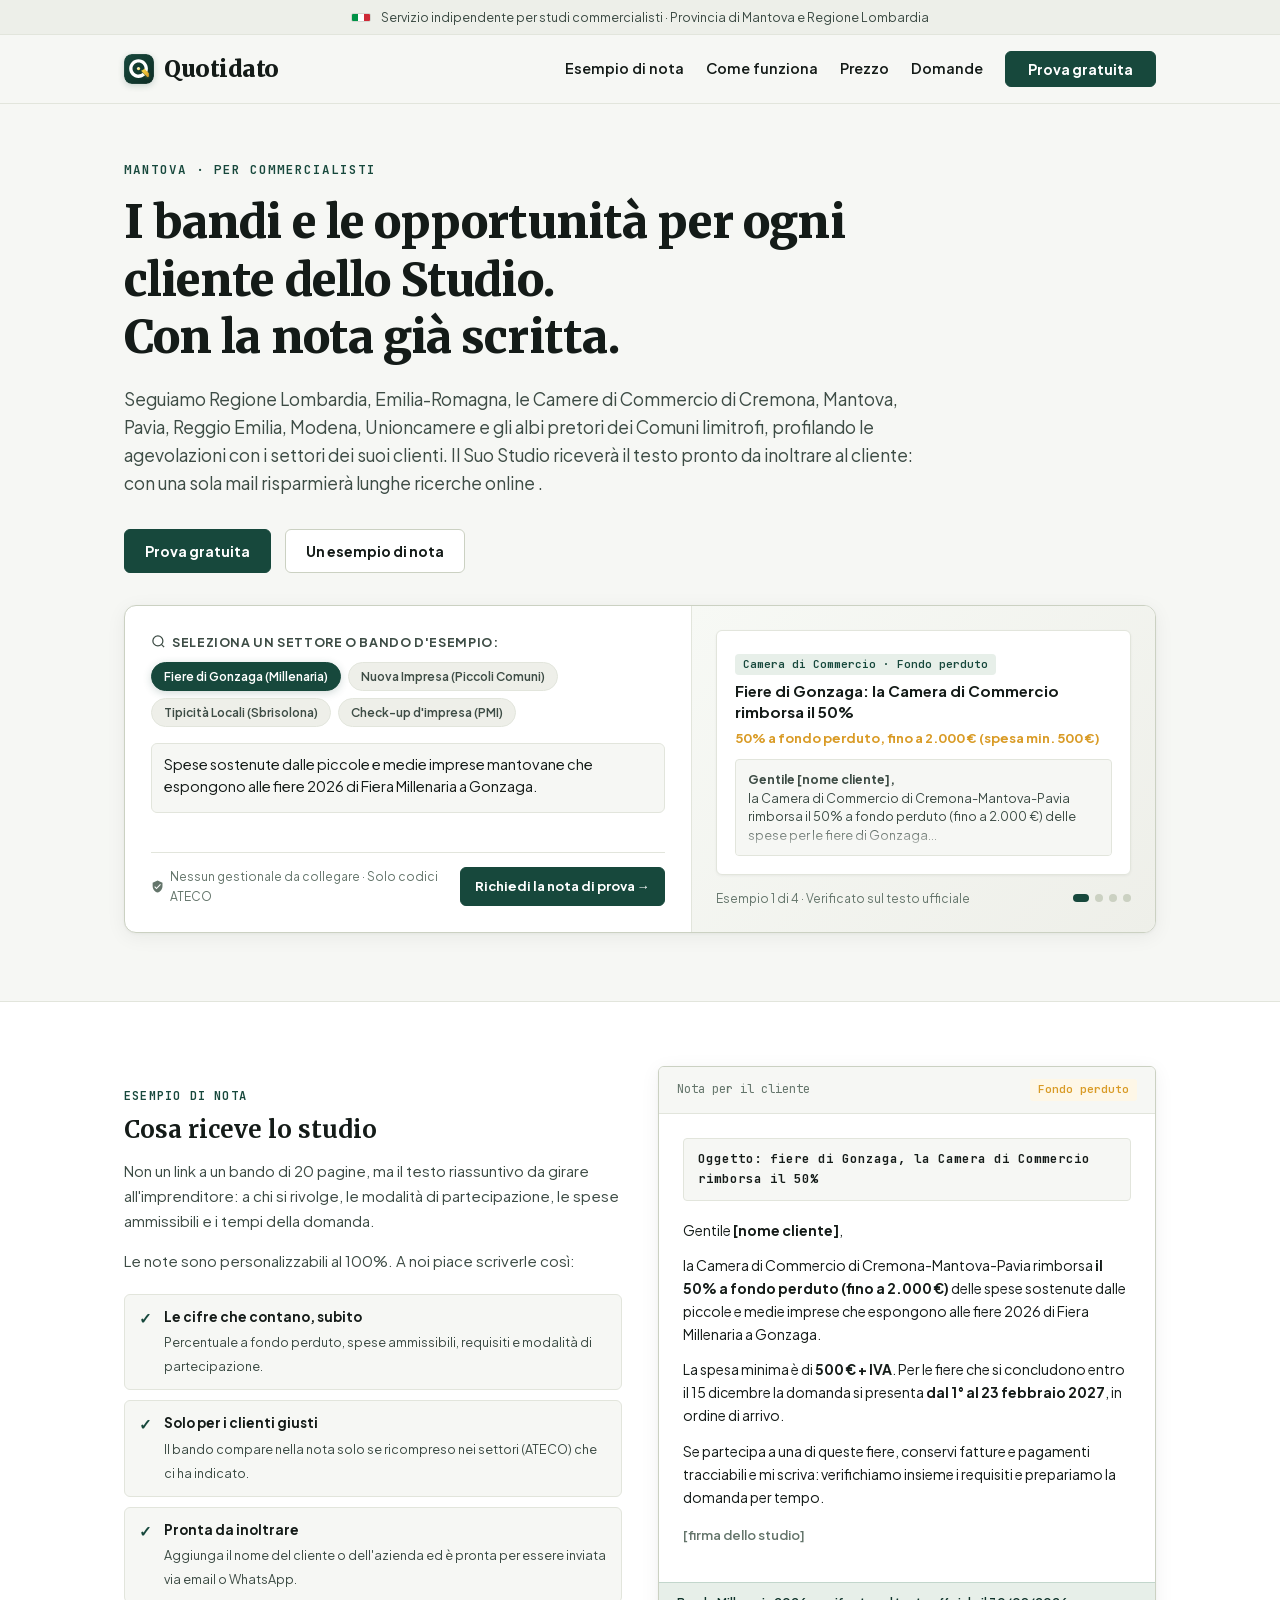
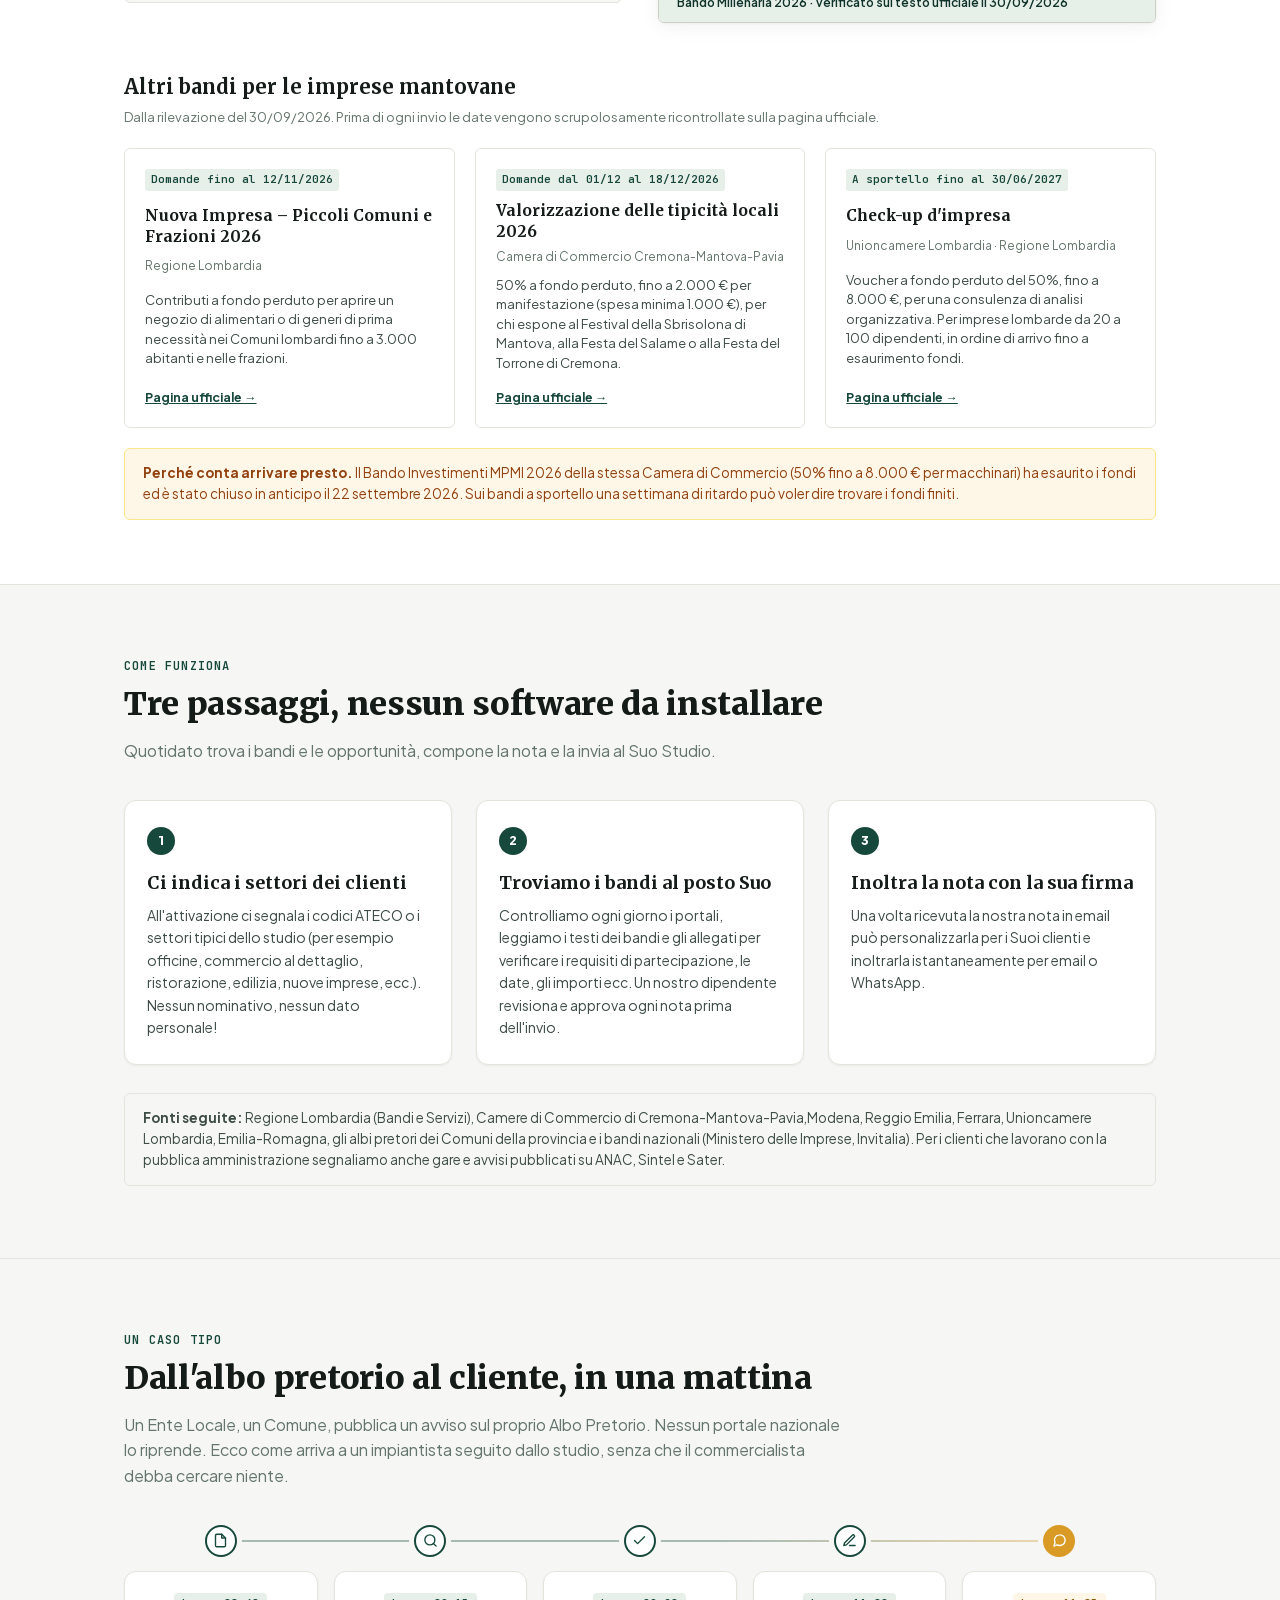
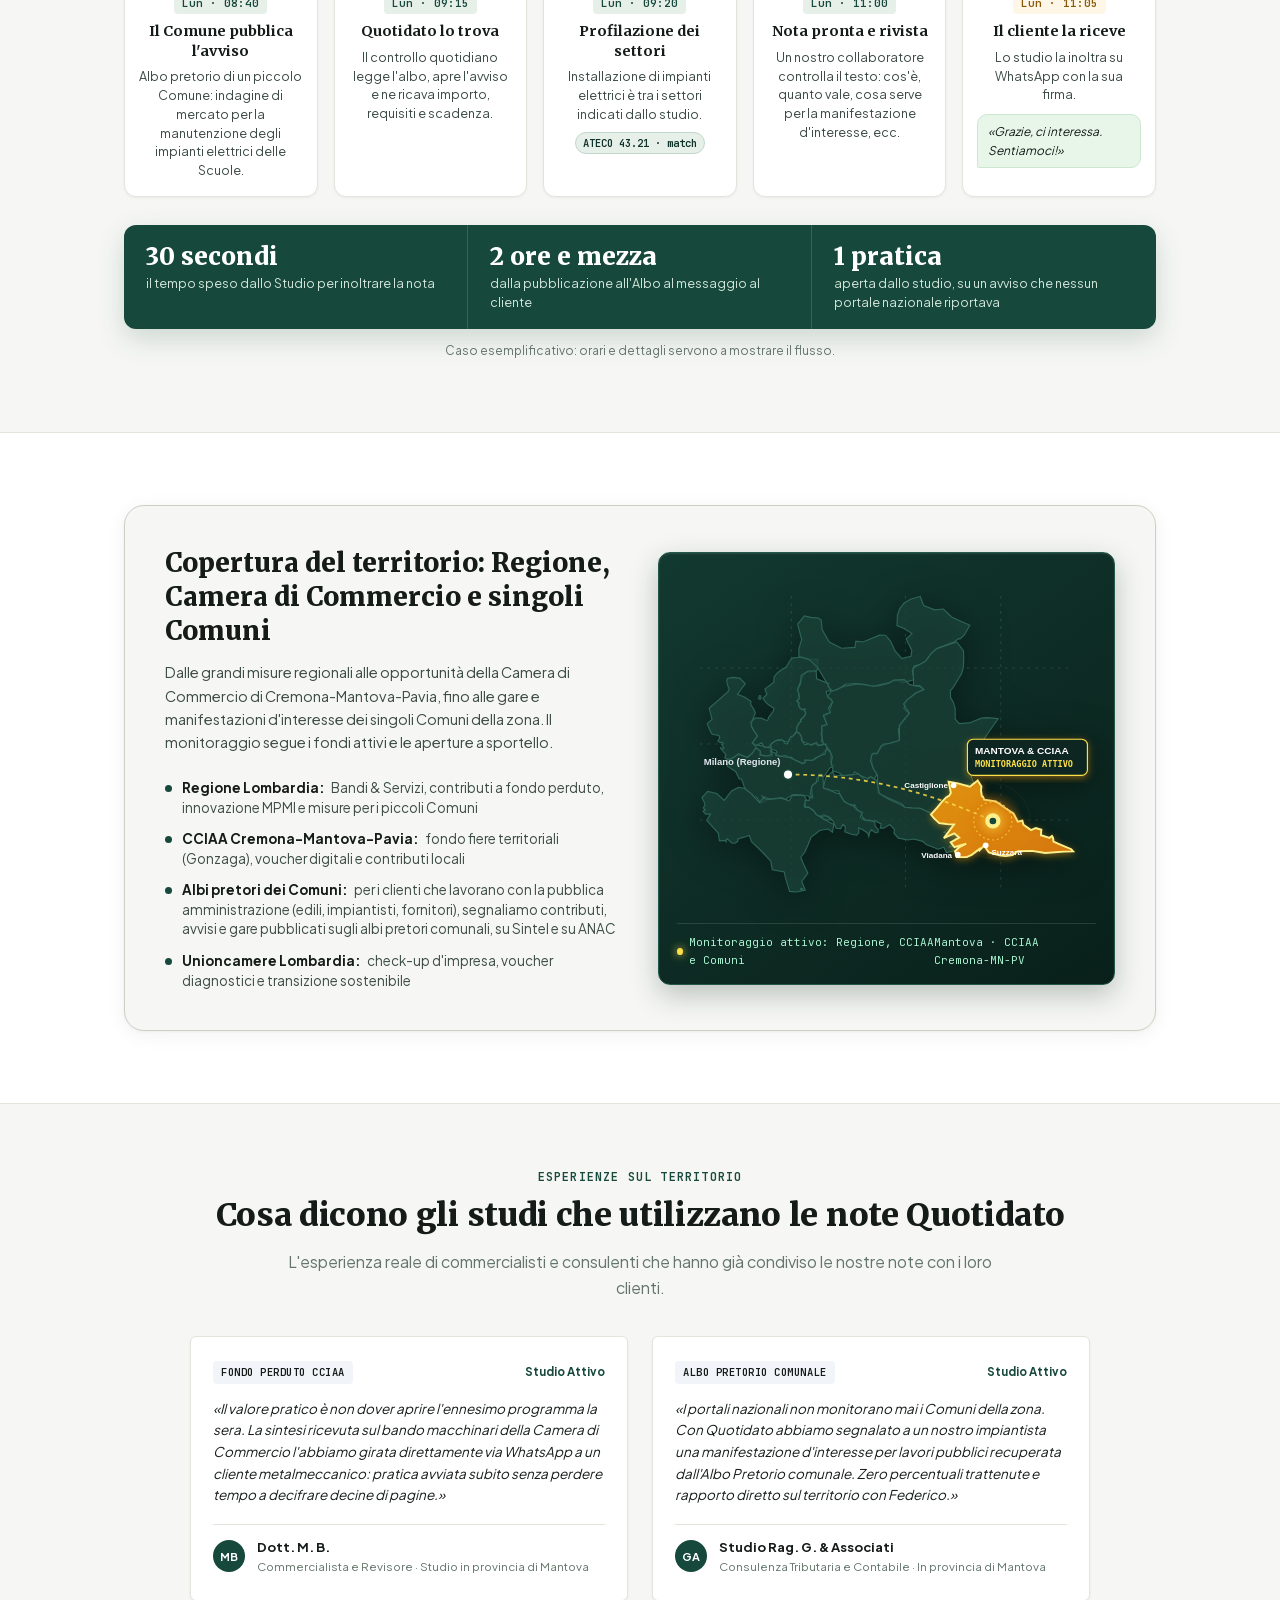
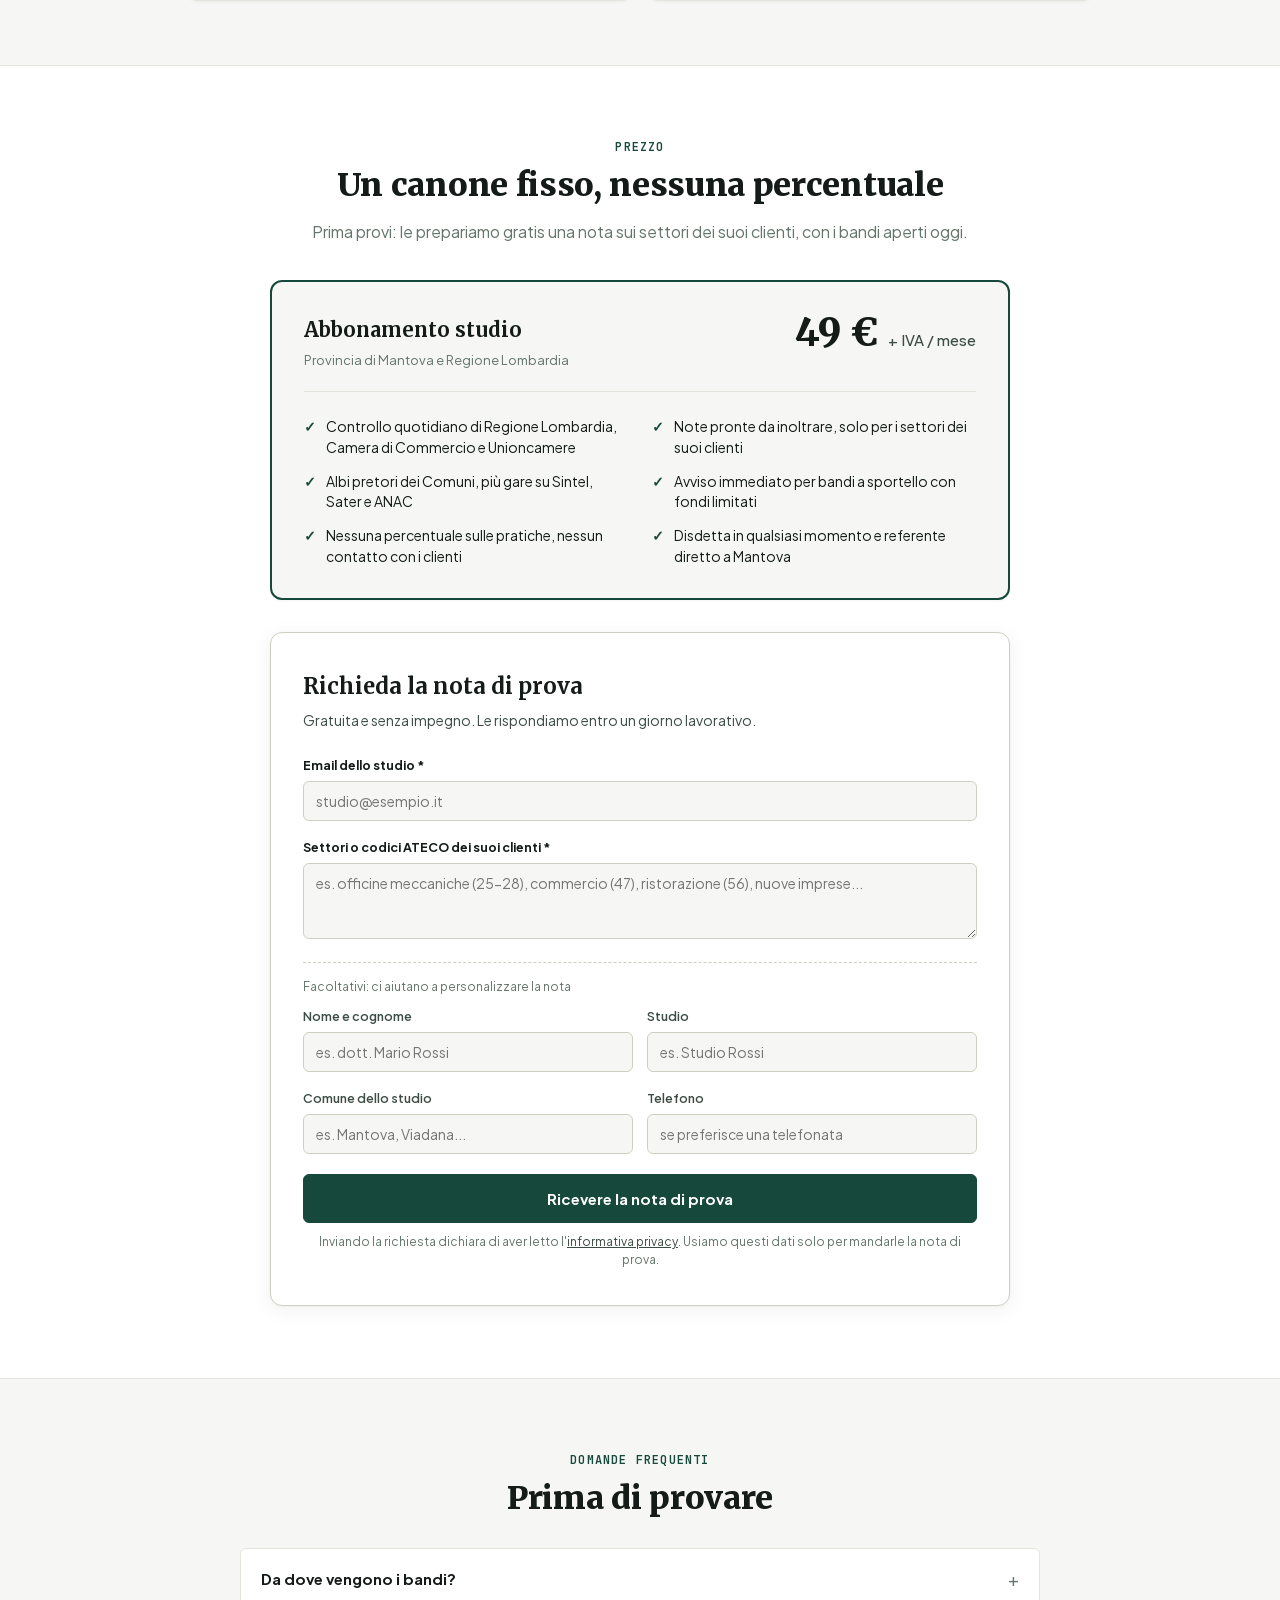
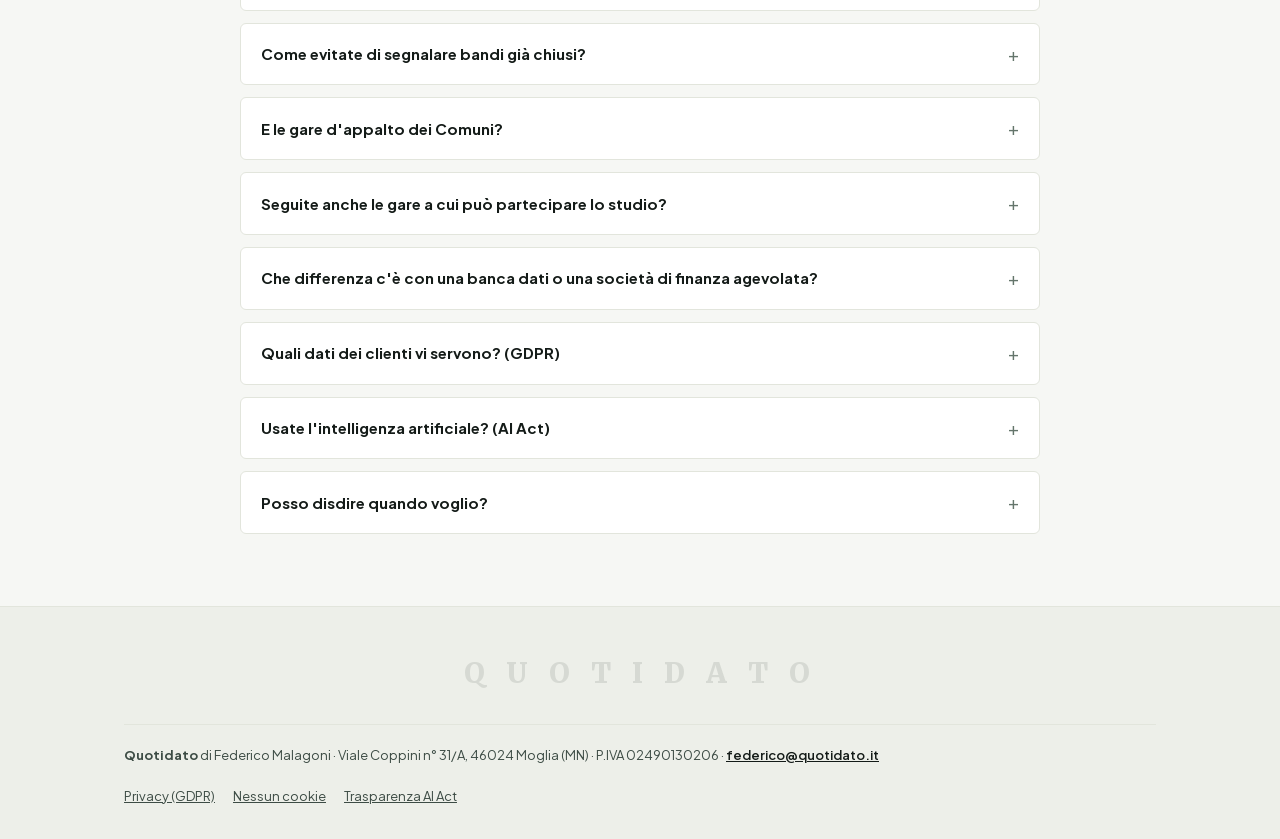
<file: index.html>
<!DOCTYPE html>
<html lang="it">
<head>
  <meta charset="UTF-8">
  <meta name="viewport" content="width=device-width, initial-scale=1.0, viewport-fit=cover">
  <title>Quotidato | Opportunità reali per i clienti dello studio, con la nota già scritta</title>
  <meta name="description" content="Per commercialisti della provincia di Mantova: i bandi aperti delle Regioni e delle Camere di Commercio profilati per i settori dei clienti, con il testo pronto da inoltrare. 49 € + IVA al mese.">
  <link rel="canonical" href="https://quotidato.it/">
  <meta property="og:type" content="website">
  <meta property="og:locale" content="it_IT">
  <meta property="og:url" content="https://quotidato.it/">
  <meta property="og:title" content="Quotidato · Bandi per i clienti dello studio, con la nota già scritta">
  <meta property="og:description" content="Regione Lombardia e Emilia-Romagna, Camere di Commercio, Unioncamere e albi pretori dei Comuni profilati con i settori dei suoi clienti. Per commercialisti della provincia di Mantova.">
  <meta property="og:image" content="https://quotidato.it/brand/og-image.png">
  <meta property="og:image:width" content="1200">
  <meta property="og:image:height" content="630">
  <meta property="og:image:alt" content="Quotidato: i bandi giusti per ogni cliente, con la nota già scritta">
  <meta name="twitter:card" content="summary_large_image">
  <link rel="icon" type="image/svg+xml" href="brand/quotidato-icon-pine.svg">
  <link rel="stylesheet" href="fonts/fonts.css">

  <style>
    :root {
      /* DESIGN SYSTEM: ATMOSFERA EDITORIALE / CIVICA SUPERPINO - ITALIA APERTA */
      --bg: #f6f7f4;                 /* Fondo carta caldo lino di Italia Aperta */
      --bg-white: #ffffff;
      --bg-card: #fdfdfc;
      --bg-subtle: #eeefe9;
      --border: #e2e5dc;
      --border-dark: #cbd1c2;
      --text: #141b18;               /* Inchiostro profondo naturale */
      --text-muted: #3d4c45;         /* Testo secondario ad alta leggibilità */
      --text-light: #64756b;
      --pine: #17483c;               /* Verde pino istituzionale */
      --pine-dark: #0f332a;
      --pine-light: #e7efe9;
      --ochre: #d99b26;              /* Ocra caldo per badge e accenti */
      --ochre-light: #fef7e7;
      --terracotta: #c0583e;         /* Accento vivace per scadenze */
      --radius-sm: 6px;
      --radius-md: 12px;
      --radius-lg: 20px;
      --radius-full: 9999px;
      --shadow-sm: 0 1px 3px rgba(20, 27, 24, 0.05);
      --shadow-card: 0 4px 20px rgba(20, 27, 24, 0.06), 0 1px 3px rgba(20, 27, 24, 0.04);
      --font-serif: 'Merriweather', Georgia, serif;
      --font-sans: 'Plus Jakarta Sans', -apple-system, BlinkMacSystemFont, 'Segoe UI', Roboto, sans-serif;
      --font-mono: 'JetBrains Mono', monospace;
    }

    * { box-sizing: border-box; margin: 0; padding: 0; }
    html { scroll-behavior: smooth; scroll-padding-top: 84px; }
    body {
      background-color: var(--bg);
      color: var(--text);
      font-family: var(--font-sans);
      line-height: 1.6;
      -webkit-font-smoothing: antialiased;
      text-rendering: optimizeLegibility;
    }

    a { color: inherit; text-decoration: none; }
    button, input, textarea { font-family: inherit; }

    .container {
      max-width: 1080px;
      margin: 0 auto;
      padding: 0 24px;
    }

    /* 1. TOP NOTICE (SUPERPINO SIGNATURE) */
    .top-notice {
      background: #edefe9;
      border-bottom: 1px solid var(--border);
      font-size: 12.5px;
      color: var(--text-muted);
      padding: 7px 16px;
      text-align: center;
      display: flex;
      align-items: center;
      justify-content: center;
      gap: 10px;
    }
    .tricolor-strip {
      display: inline-flex;
      width: 20px;
      height: 9px;
      border-radius: 2px;
      overflow: hidden;
      flex-shrink: 0;
      border: 1px solid rgba(0,0,0,0.1);
    }
    .tricolor-strip span:nth-child(1) { flex: 1; background: #009246; }
    .tricolor-strip span:nth-child(2) { flex: 1; background: #ffffff; }
    .tricolor-strip span:nth-child(3) { flex: 1; background: #ce2b37; }

    /* 2. HEADER CON DESIGN PILLOLA IDENTICO A ITALIA APERTA */
    header.masthead {
      background: rgba(246, 247, 244, 0.96);
      backdrop-filter: blur(12px);
      border-bottom: 1px solid var(--border);
      position: sticky;
      top: 0;
      z-index: 100;
    }
    .masthead-inner {
      height: 68px;
      display: flex;
      align-items: center;
      justify-content: space-between;
      gap: 20px;
    }
    .brand-title {
      font-family: var(--font-serif);
      font-size: 23px;
      font-weight: 900;
      letter-spacing: -0.02em;
      color: var(--text);
      text-decoration: none;
      display: flex;
      align-items: center;
      gap: 10px;
      flex-shrink: 0;
      transition: opacity 0.2s ease;
    }
    .brand-title:hover {
      opacity: 0.88;
    }
    .brand-title img {
      width: 30px;
      height: 30px;
      border-radius: 8px;
      vertical-align: middle;
      flex-shrink: 0;
      display: inline-block;
      box-shadow: 0 2px 6px rgba(23, 72, 60, 0.2);
      transition: transform 0.2s ease, box-shadow 0.2s ease;
    }
    .brand-title:hover img {
      transform: scale(1.05);
      box-shadow: 0 4px 10px rgba(23, 72, 60, 0.28);
    }
    .masthead-nav-wrap {
      display: flex;
      align-items: center;
      gap: 22px;
    }
    .nav-links {
      display: flex;
      align-items: center;
      gap: 22px;
      list-style: none;
    }
    .nav-links a {
      color: var(--text);
      text-decoration: none;
      font-size: 14.5px;
      font-weight: 600;
      position: relative;
      transition: color 0.18s ease;
      white-space: nowrap;
      padding: 4px 0;
    }
    .nav-links a::after {
      content: '';
      position: absolute;
      bottom: 0;
      left: 0;
      width: 0;
      height: 2px;
      background: var(--pine);
      transition: width 0.2s cubic-bezier(0.16, 1, 0.3, 1);
      border-radius: 2px;
    }
    .nav-links a:hover {
      color: var(--pine);
    }
    .nav-links a:hover::after {
      width: 100%;
    }

    .nav-actions {
      display: flex;
      align-items: center;
      gap: 10px;
    }
    .nav-pill-btn {
      display: inline-flex;
      align-items: center;
      justify-content: center;
      gap: 7px;
      padding: 8px 18px;
      font-size: 14px;
      font-weight: 600;
      border-radius: var(--radius-sm);
      text-decoration: none !important;
      cursor: pointer;
      transition: all 0.2s cubic-bezier(0.16, 1, 0.3, 1);
      white-space: nowrap;
      line-height: 1.2;
    }

    .nav-pill-cta {
      background: var(--pine);
      color: #ffffff !important;
      border: 1px solid var(--pine);
      font-weight: 700;
      padding: 9px 22px;
    }
    .nav-pill-cta:hover {
      background: var(--pine-dark);
      border-color: var(--pine-dark);
      transform: translateY(-1.5px);
      box-shadow: 0 4px 14px rgba(23, 72, 60, 0.32);
    }
    .nav-pill-cta:active {
      transform: translateY(0);
      box-shadow: 0 2px 6px rgba(23, 72, 60, 0.2);
    }

    .nav-pill-menu {
      background: transparent;
      color: var(--text);
      border: 1px solid #cbd5cf;
      padding: 8px 16px;
      font-size: 14px;
      font-weight: 600;
      cursor: pointer;
      border-radius: var(--radius-sm);
      display: none;
      transition: all 0.2s ease;
    }
    .nav-pill-menu:hover {
      border-color: var(--pine);
      color: var(--pine);
    }

    /* BOTTONI */
    .btn {
      display: inline-flex;
      align-items: center;
      justify-content: center;
      gap: 8px;
      padding: 10px 20px;
      font-size: 14px;
      font-weight: 700;
      border-radius: var(--radius-sm);
      cursor: pointer;
      transition: all 0.2s cubic-bezier(0.16, 1, 0.3, 1);
      white-space: nowrap;
      text-decoration: none !important;
      border: 1px solid transparent;
    }
    .btn-pine, .btn-primary {
      background: var(--pine);
      color: #ffffff !important;
      border-color: var(--pine);
    }
    .btn-pine:hover, .btn-primary:hover {
      background: var(--pine-dark);
      border-color: var(--pine-dark);
      transform: translateY(-2px);
      box-shadow: 0 6px 18px rgba(23, 72, 60, 0.28);
    }
    .btn-pine:active, .btn-primary:active {
      transform: translateY(0);
      box-shadow: 0 2px 6px rgba(23, 72, 60, 0.2);
    }
    .btn-outline {
      background: #ffffff;
      color: var(--text);
      border-color: var(--border-dark);
    }
    .btn-outline:hover {
      background: #ffffff;
      color: var(--pine);
      border-color: var(--pine);
      transform: translateY(-2px);
      box-shadow: 0 6px 16px rgba(0, 0, 0, 0.08);
    }
    .btn-outline:active {
      transform: translateY(0);
      box-shadow: 0 2px 4px rgba(0, 0, 0, 0.05);
    }

    /* 3. HERO (CON COPY APPROVATO + COMPOSER SUPERPINO) */
    .hero {
      padding: 56px 0 48px;
    }
    .hero-kicker {
      font-family: var(--font-mono);
      font-size: 12.5px;
      font-weight: 700;
      text-transform: uppercase;
      letter-spacing: 0.08em;
      color: var(--pine);
      margin-bottom: 14px;
    }
    .hero h1 {
      font-family: var(--font-serif);
      font-size: clamp(32px, 4.2vw, 46px);
      font-weight: 900;
      line-height: 1.25;
      letter-spacing: -0.02em;
      color: var(--text);
      margin-bottom: 18px;
      max-width: 880px;
    }
    .hero-lead {
      font-size: 17.5px;
      color: var(--text-muted);
      max-width: 820px;
      line-height: 1.6;
      margin-bottom: 32px;
    }
    .hero-actions {
      display: flex;
      gap: 14px;
      align-items: center;
      flex-wrap: wrap;
      margin-bottom: 32px;
    }

    /* WIDGET HERO COMPOSER INTERATTIVO (STILE SUPERPINO CON DATI REALI) */
    .hero-composer {
      background: var(--bg-white);
      border: 1px solid var(--border-dark);
      border-radius: var(--radius-md);
      box-shadow: var(--shadow-card);
      overflow: hidden;
      display: grid;
      grid-template-columns: 1.1fr 0.9fr;
      margin-bottom: 20px;
      transition: border-color 0.25s ease, box-shadow 0.25s ease;
    }
    .hero-composer:hover {
      border-color: #cbd5cf;
      box-shadow: 0 10px 30px rgba(23, 72, 60, 0.08);
    }
    .composer-interactive {
      padding: 26px;
      display: flex;
      flex-direction: column;
      justify-content: space-between;
      border-right: 1px solid var(--border);
    }
    .composer-label {
      font-size: 12.5px;
      font-weight: 700;
      color: var(--text-muted);
      text-transform: uppercase;
      letter-spacing: 0.05em;
      margin-bottom: 10px;
      display: flex;
      align-items: center;
      gap: 6px;
    }
    .composer-samples {
      display: flex;
      flex-wrap: wrap;
      gap: 7px;
      margin-bottom: 16px;
    }
    .sample-pill {
      font-size: 12px;
      font-weight: 600;
      background: var(--bg-subtle);
      border: 1px solid var(--border);
      color: var(--text-muted);
      padding: 6px 12px;
      border-radius: var(--radius-full);
      cursor: pointer;
      transition: all 0.2s cubic-bezier(0.16, 1, 0.3, 1);
    }
    .sample-pill:hover {
      background: var(--pine);
      color: #ffffff;
      border-color: var(--pine);
      transform: translateY(-2px);
      box-shadow: 0 4px 10px rgba(23, 72, 60, 0.22);
    }
    .sample-pill.active {
      background: var(--pine);
      color: #ffffff;
      border-color: var(--pine);
      box-shadow: 0 2px 8px rgba(23, 72, 60, 0.2);
    }
    .composer-textarea {
      width: 100%;
      min-height: 70px;
      border: 1px solid var(--border);
      border-radius: var(--radius-sm);
      padding: 10px 12px;
      font-size: 14.5px;
      color: var(--text);
      background: var(--bg);
      resize: none;
      line-height: 1.5;
      transition: border-color 0.2s ease, box-shadow 0.2s ease;
    }
    .composer-textarea:focus {
      outline: none;
      border-color: var(--pine);
      box-shadow: 0 0 0 3px rgba(23, 72, 60, 0.1);
    }
    .composer-bottom {
      display: flex;
      align-items: center;
      justify-content: space-between;
      gap: 16px;
      padding-top: 14px;
      border-top: 1px solid var(--border);
      margin-top: 14px;
    }
    .composer-hint {
      font-size: 12px;
      color: var(--text-light);
      display: flex;
      align-items: center;
      gap: 6px;
    }

    /* COMPOSER STAGE (ANTEPRIMA NOTA) */
    .composer-stage {
      background: linear-gradient(135deg, #f7f9f5 0%, #eeefe9 100%);
      padding: 24px;
      display: flex;
      flex-direction: column;
      justify-content: space-between;
    }
    .stage-card {
      background: #ffffff;
      border: 1px solid var(--border);
      border-radius: var(--radius-sm);
      padding: 18px;
      box-shadow: var(--shadow-sm);
      transition: transform 0.25s cubic-bezier(0.16, 1, 0.3, 1), box-shadow 0.25s ease;
    }
    .stage-card:hover {
      transform: translateY(-2px);
      box-shadow: 0 8px 24px rgba(0, 0, 0, 0.08);
    }
    .stage-tag {
      display: inline-block;
      font-family: var(--font-mono);
      font-size: 11px;
      font-weight: 700;
      color: var(--pine);
      background: var(--pine-light);
      padding: 2px 8px;
      border-radius: 4px;
      margin-bottom: 6px;
    }
    .stage-title {
      font-size: 15px;
      font-weight: 700;
      color: var(--text);
      line-height: 1.35;
      margin-bottom: 6px;
    }
    .stage-value {
      font-size: 13px;
      color: var(--ochre);
      font-weight: 700;
      margin-bottom: 10px;
    }
    .stage-draft-box {
      background: var(--bg);
      border: 1px solid var(--border);
      border-radius: 4px;
      padding: 10px 12px;
      font-size: 12.5px;
      color: var(--text-muted);
      line-height: 1.5;
      max-height: 100px;
      overflow: hidden;
      position: relative;
    }
    .stage-draft-box::after {
      content: '';
      position: absolute;
      bottom: 0; left: 0; right: 0;
      height: 30px;
      background: linear-gradient(transparent, var(--bg));
    }
    .stage-controls {
      display: flex;
      align-items: center;
      justify-content: space-between;
      margin-top: 14px;
    }
    .stage-caption { font-size: 12px; color: var(--text-light); }
    .stage-dots { display: flex; gap: 6px; }
    .dot {
      width: 8px;
      height: 8px;
      border-radius: 50%;
      background: var(--border-dark);
      cursor: pointer;
      transition: all 0.2s cubic-bezier(0.16, 1, 0.3, 1);
    }
    .dot:hover {
      background: var(--pine);
      transform: scale(1.25);
    }
    .dot.active { background: var(--pine); width: 16px; border-radius: 4px; }

    /* SECTION HEADINGS */
    .section-eyebrow {
      font-family: var(--font-mono);
      font-size: 12px;
      text-transform: uppercase;
      letter-spacing: 0.1em;
      color: var(--pine);
      font-weight: 700;
      margin-bottom: 8px;
    }
    .section-headline {
      font-family: var(--font-serif);
      font-size: clamp(24px, 3vw, 32px);
      font-weight: 800;
      color: var(--text);
      margin-bottom: 12px;
      letter-spacing: -0.01em;
      line-height: 1.3;
    }
    .section-sub {
      color: var(--text-light);
      font-size: 16px;
      max-width: 720px;
      margin-bottom: 36px;
      line-height: 1.6;
    }

    /* 4. ANTEPRIMA DEL PRODOTTO: COSA RICEVE LO STUDIO */
    .preview-section {
      padding: 64px 0;
      background: #ffffff;
      border-top: 1px solid var(--border);
      border-bottom: 1px solid var(--border);
    }
    .preview-layout {
      display: grid;
      grid-template-columns: 1fr 1fr;
      gap: 36px;
      align-items: center;
      margin-bottom: 48px;
    }
    .preview-explanation h3 {
      font-family: var(--font-serif);
      font-size: 24px;
      font-weight: 700;
      color: var(--text);
      margin-bottom: 14px;
      line-height: 1.3;
    }
    .preview-explanation p {
      font-size: 15px;
      color: var(--text-muted);
      line-height: 1.65;
      margin-bottom: 16px;
    }
    .preview-features {
      display: flex;
      flex-direction: column;
      gap: 10px;
      margin-top: 20px;
    }
    .preview-feature-card {
      display: flex;
      align-items: flex-start;
      gap: 12px;
      padding: 12px 14px;
      background: var(--bg);
      border: 1px solid var(--border);
      border-radius: 6px;
      line-height: 1.5;
      transition: all 0.2s cubic-bezier(0.16, 1, 0.3, 1);
    }
    .preview-feature-card:hover {
      transform: translateX(4px);
      border-color: var(--pine);
      background: #ffffff;
      box-shadow: 0 4px 14px rgba(23, 72, 60, 0.08);
    }
    .preview-feature-card .feature-icon {
      color: var(--pine);
      font-weight: 700;
      font-size: 15px;
      flex-shrink: 0;
    }
    .preview-feature-card strong {
      color: var(--text);
      display: block;
      margin-bottom: 2px;
      font-size: 13.5px;
    }
    .preview-feature-card span {
      color: var(--text-muted);
      font-size: 12.5px;
    }

    /* MOCKUP EMAIL NOTA APPROVATA */
    .msg-mockup {
      background: #ffffff;
      border: 1px solid var(--border-dark);
      border-radius: var(--radius-sm);
      box-shadow: var(--shadow-card);
      overflow: hidden;
      transition: transform 0.25s cubic-bezier(0.16, 1, 0.3, 1), box-shadow 0.25s ease;
    }
    .msg-mockup:hover {
      transform: translateY(-3px);
      box-shadow: 0 12px 32px rgba(23, 72, 60, 0.12);
    }
    .mockup-header {
      background: var(--bg);
      border-bottom: 1px solid var(--border);
      padding: 12px 18px;
      display: flex;
      justify-content: space-between;
      align-items: center;
      font-family: var(--font-mono);
      font-size: 12px;
      color: var(--text-light);
    }
    .mockup-badge {
      background: var(--ochre-light);
      color: var(--ochre);
      padding: 2px 8px;
      border-radius: 3px;
      font-weight: 700;
      font-size: 11px;
    }
    .mockup-body {
      padding: 24px;
      font-size: 14px;
      line-height: 1.65;
      color: var(--text);
    }
    .mockup-meta {
      background: var(--bg);
      border: 1px solid var(--border);
      border-radius: 4px;
      padding: 10px 14px;
      margin-bottom: 18px;
      font-size: 12.5px;
      color: var(--text);
      font-family: var(--font-mono);
      font-weight: 600;
    }
    .mockup-body p { margin-bottom: 12px; }
    .mockup-footer {
      background: var(--pine-light);
      border-top: 1px solid #c2d6cc;
      padding: 10px 18px;
      font-size: 12px;
      color: var(--pine-dark);
      font-weight: 600;
    }

    /* ALTRI BANDI PER LE IMPRESE MANTOVANE (GRANTS GRID APPROVATA) */
    .grants-block h3 {
      font-family: var(--font-serif);
      font-size: 20px;
      font-weight: 700;
      margin-bottom: 4px;
    }
    .grants-note {
      font-size: 13px;
      color: var(--text-light);
      margin-bottom: 20px;
    }
    .grants-grid {
      display: grid;
      grid-template-columns: repeat(3, 1fr);
      gap: 20px;
      margin-bottom: 20px;
    }
    .grant-box {
      background: #ffffff;
      border: 1px solid var(--border);
      border-radius: 6px;
      padding: 20px;
      display: flex;
      flex-direction: column;
      justify-content: space-between;
      transition: all 0.22s cubic-bezier(0.16, 1, 0.3, 1);
    }
    .grant-box:hover {
      transform: translateY(-4px);
      border-color: var(--pine);
      box-shadow: 0 10px 24px rgba(23, 72, 60, 0.1);
    }
    .grant-tag {
      font-family: var(--font-mono);
      font-size: 11px;
      font-weight: 600;
      color: var(--pine);
      background: var(--pine-light);
      padding: 2px 6px;
      border-radius: 3px;
      display: inline-block;
      margin-bottom: 10px;
      align-self: flex-start;
    }
    .grant-box h4 {
      font-family: var(--font-serif);
      font-size: 15.5px;
      font-weight: 700;
      color: var(--text);
      margin-bottom: 4px;
      line-height: 1.35;
    }
    .grant-ente {
      font-size: 12px;
      color: var(--text-light);
      margin-bottom: 10px;
    }
    .grant-sum {
      font-size: 13px;
      color: var(--text-muted);
      line-height: 1.5;
      margin-bottom: 14px;
    }
    .grant-box a {
      font-size: 12.5px;
      color: var(--pine);
      font-weight: 700;
      text-decoration: underline;
      transition: color 0.15s ease;
    }
    .grant-box a:hover {
      color: var(--pine-dark);
    }
    .timing-box {
      background: var(--ochre-light);
      border: 1px solid #fde68a;
      border-radius: 6px;
      padding: 14px 18px;
      font-size: 13.5px;
      color: #92400e;
      line-height: 1.55;
    }

    /* 5. COME FUNZIONA: I 3 PASSAGGI CON FRAME VISUALI (SUPERPINO DNA) */
    .steps-section {
      padding: 72px 0;
      border-bottom: 1px solid var(--border);
    }
    .steps-grid {
      display: grid;
      grid-template-columns: repeat(3, 1fr);
      gap: 24px;
      margin-bottom: 28px;
    }
    .step-card {
      background: var(--bg-white);
      border: 1px solid var(--border);
      padding: 26px 22px;
      border-radius: var(--radius-md);
      box-shadow: var(--shadow-sm);
      display: flex;
      flex-direction: column;
      transition: transform 0.25s cubic-bezier(0.16, 1, 0.3, 1), border-color 0.25s ease, box-shadow 0.25s ease;
    }
    .step-card:hover {
      transform: translateY(-5px);
      border-color: var(--pine);
      box-shadow: 0 12px 28px rgba(23, 72, 60, 0.1);
    }
    .step-num {
      width: 28px;
      height: 28px;
      border-radius: var(--radius-full);
      background: var(--pine);
      color: #ffffff;
      display: flex;
      align-items: center;
      justify-content: center;
      font-size: 13px;
      font-weight: 800;
      margin-bottom: 16px;
      transition: background-color 0.2s ease, transform 0.2s ease;
    }
    .step-card:hover .step-num {
      background: var(--ochre);
      transform: scale(1.1);
    }
    .step-card h3 {
      font-family: var(--font-serif);
      font-size: 18px;
      font-weight: 700;
      color: var(--text);
      margin-bottom: 10px;
      line-height: 1.3;
    }
    .step-card p {
      font-size: 14px;
      color: var(--text-muted);
      line-height: 1.6;
    }
    .sources-line {
      background: var(--bg);
      border: 1px solid var(--border);
      border-radius: 6px;
      padding: 14px 18px;
      font-size: 13.5px;
      color: var(--text-muted);
      line-height: 1.55;
    }

    /* 5B. CASO TIPO: DALL'ALBO PRETORIO AL CLIENTE (INFOGRAFICA) */
    .caso-section {
      padding: 72px 0;
      border-bottom: 1px solid var(--border);
      background: var(--bg);
    }
    .caso-track {
      position: relative;
      display: grid;
      grid-template-columns: repeat(5, 1fr);
      gap: 16px;
      margin-bottom: 28px;
    }
    .caso-track::before {
      content: '';
      position: absolute;
      top: 15px;
      left: 10%;
      right: 10%;
      height: 2px;
      background: linear-gradient(90deg, var(--pine) 0%, var(--pine) 60%, var(--ochre) 100%);
      opacity: 0.35;
    }
    .caso-step {
      position: relative;
      display: flex;
      flex-direction: column;
      align-items: center;
      text-align: center;
    }
    .caso-node {
      width: 32px;
      height: 32px;
      border-radius: 50%;
      background: var(--bg-white);
      border: 2px solid var(--pine);
      color: var(--pine);
      display: flex;
      align-items: center;
      justify-content: center;
      margin-bottom: 14px;
      position: relative;
      z-index: 1;
      box-shadow: 0 0 0 5px var(--bg);
    }
    .caso-step:last-child .caso-node {
      background: var(--ochre);
      border-color: var(--ochre);
      color: #ffffff;
    }
    .caso-card {
      background: var(--bg-white);
      border: 1px solid var(--border);
      border-radius: var(--radius-md);
      padding: 16px 14px;
      box-shadow: var(--shadow-sm);
      width: 100%;
      flex: 1;
      transition: transform 0.25s cubic-bezier(0.16, 1, 0.3, 1), border-color 0.25s ease, box-shadow 0.25s ease;
    }
    .caso-card:hover {
      transform: translateY(-4px);
      border-color: var(--pine);
      box-shadow: 0 10px 24px rgba(23, 72, 60, 0.1);
    }
    .caso-time {
      display: inline-block;
      font-family: var(--font-mono);
      font-size: 11px;
      font-weight: 700;
      color: var(--pine);
      background: var(--pine-light);
      padding: 2px 8px;
      border-radius: 4px;
      margin-bottom: 8px;
    }
    .caso-step:last-child .caso-time {
      color: #8a5a0b;
      background: var(--ochre-light);
    }
    .caso-card h3 {
      font-family: var(--font-serif);
      font-size: 14.5px;
      font-weight: 700;
      color: var(--text);
      line-height: 1.35;
      margin-bottom: 6px;
    }
    .caso-card p {
      font-size: 12.5px;
      color: var(--text-muted);
      line-height: 1.5;
    }
    .caso-match {
      display: inline-flex;
      align-items: center;
      gap: 5px;
      margin-top: 8px;
      font-family: var(--font-mono);
      font-size: 10.5px;
      font-weight: 700;
      color: var(--pine-dark);
      background: var(--pine-light);
      border: 1px solid #c2d6cc;
      padding: 2px 7px;
      border-radius: var(--radius-full);
    }
    .caso-bubble {
      margin-top: 10px;
      background: #e7f6e9;
      border: 1px solid #cde7d1;
      border-radius: 10px 10px 10px 2px;
      padding: 7px 10px;
      font-size: 12px;
      color: var(--text);
      text-align: left;
      font-style: italic;
    }
    .caso-result {
      display: grid;
      grid-template-columns: repeat(3, 1fr);
      background: var(--pine);
      border-radius: var(--radius-md);
      color: #ffffff;
      overflow: hidden;
      box-shadow: 0 10px 28px rgba(23, 72, 60, 0.18);
    }
    .caso-result > div {
      padding: 18px 22px;
      border-right: 1px solid rgba(255, 255, 255, 0.14);
    }
    .caso-result > div:last-child { border-right: none; }
    .caso-result-num {
      font-family: var(--font-serif);
      font-size: 24px;
      font-weight: 900;
      line-height: 1.15;
      color: #ffffff;
    }
    .caso-result-label {
      font-size: 12.5px;
      color: #cfe3d8;
      margin-top: 4px;
      line-height: 1.45;
    }
    .caso-note {
      font-size: 12px;
      color: var(--text-light);
      margin-top: 12px;
      text-align: center;
    }
    @media (max-width: 900px) {
      .caso-track { grid-template-columns: 1fr; gap: 14px; padding-left: 46px; }
      .caso-track::before {
        top: 8px; bottom: 8px; left: 15px; right: auto;
        width: 2px; height: auto;
        background: linear-gradient(180deg, var(--pine) 0%, var(--pine) 60%, var(--ochre) 100%);
      }
      .caso-step { align-items: stretch; text-align: left; }
      .caso-node { position: absolute; left: -46px; top: 12px; margin: 0; }
      .caso-result { grid-template-columns: 1fr; }
      .caso-result > div { border-right: none; border-bottom: 1px solid rgba(255, 255, 255, 0.14); }
      .caso-result > div:last-child { border-bottom: none; }
    }

    /* 6. COPERTURA TERRITORIALE: MAPPA REALE MANTOVA E LOMBARDIA */
    .territorio-card-section {
      padding: 72px 0;
      background: #ffffff;
      border-bottom: 1px solid var(--border);
    }
    .territorio-banner {
      background: var(--bg);
      border: 1px solid var(--border-dark);
      border-radius: var(--radius-lg);
      padding: 40px;
      display: grid;
      grid-template-columns: 1fr 1fr;
      gap: 36px;
      align-items: center;
      box-shadow: var(--shadow-card);
      transition: border-color 0.25s ease, box-shadow 0.25s ease;
    }
    .territorio-banner:hover {
      border-color: #cbd5cf;
      box-shadow: 0 12px 36px rgba(23, 72, 60, 0.1);
    }
    .territorio-banner h2 {
      font-family: var(--font-serif);
      font-size: 26px;
      font-weight: 800;
      margin-bottom: 14px;
      color: var(--text);
      line-height: 1.3;
    }
    .territorio-banner p {
      font-size: 14.5px;
      color: var(--text-muted);
      line-height: 1.6;
      margin-bottom: 24px;
    }
    .stat-box {
      background: #ffffff;
      border: 1px solid var(--border);
      border-radius: var(--radius-sm);
      padding: 12px 14px;
      transition: all 0.2s cubic-bezier(0.16, 1, 0.3, 1);
    }
    .stat-box:hover {
      transform: translateY(-2px);
      border-color: var(--pine);
      box-shadow: 0 6px 16px rgba(23, 72, 60, 0.08);
    }
    .stat-num {
      font-size: 22px;
      font-weight: 800;
      color: var(--pine);
      font-family: var(--font-mono);
    }
    .stat-label {
      font-size: 12px;
      color: var(--text-muted);
    }
    .territorio-art-box {
      background: linear-gradient(145deg, #123930 0%, #09201a 100%);
      border: 1px solid #23584a;
      border-radius: var(--radius-md);
      padding: 20px 18px 14px;
      color: #ffffff;
      position: relative;
      min-height: 290px;
      display: flex;
      flex-direction: column;
      justify-content: center;
      align-items: center;
      overflow: hidden;
      box-shadow: inset 0 1px 2px rgba(255, 255, 255, 0.1), 0 10px 28px rgba(10, 33, 27, 0.25);
      transition: transform 0.25s ease, box-shadow 0.25s ease;
    }
    .territorio-art-box:hover {
      transform: translateY(-2px);
      box-shadow: inset 0 1px 2px rgba(255, 255, 255, 0.15), 0 14px 34px rgba(10, 33, 27, 0.35);
    }
    .territorio-map-wrapper {
      width: 100%;
      display: flex;
      flex-direction: column;
      align-items: center;
      justify-content: center;
      position: relative;
    }
    .territorio-map-img {
      width: 100%;
      max-width: 430px;
      height: auto;
      display: block;
      filter: drop-shadow(0 6px 18px rgba(0, 0, 0, 0.5));
    }
    .territorio-map-foot {
      display: flex;
      justify-content: space-between;
      align-items: center;
      width: 100%;
      padding-top: 10px;
      margin-top: 8px;
      border-top: 1px solid rgba(255, 255, 255, 0.12);
      font-size: 11px;
      color: #a7f3d0;
      font-family: var(--font-mono);
    }
    .territorio-map-foot span { display: flex; align-items: center; gap: 6px; }
    .territorio-map-foot .pulse-dot {
      width: 7px;
      height: 7px;
      border-radius: 50%;
      background: #fde047;
      box-shadow: 0 0 8px #fde047;
      display: inline-block;
    }

    /* 7. ESPERIENZE SUL TERRITORIO (REVIEWS ESATTE) */
    .reviews-section {
      padding: 64px 0;
      border-bottom: 1px solid var(--border);
    }
    .reviews-grid {
      display: grid;
      grid-template-columns: 1fr 1fr;
      gap: 24px;
      max-width: 900px;
      margin: 0 auto;
    }
    .review-card {
      background: #ffffff;
      border: 1px solid var(--border);
      border-radius: var(--radius-sm);
      padding: 24px 22px;
      box-shadow: var(--shadow-sm);
      display: flex;
      flex-direction: column;
      justify-content: space-between;
      transition: transform 0.22s cubic-bezier(0.16, 1, 0.3, 1), border-color 0.22s ease, box-shadow 0.22s ease;
    }
    .review-card:hover {
      transform: translateY(-4px);
      border-color: var(--pine);
      box-shadow: 0 10px 24px rgba(23, 72, 60, 0.09);
    }
    .review-tag {
      font-family: var(--font-mono);
      font-size: 10.5px;
      text-transform: uppercase;
      letter-spacing: 0.05em;
      color: var(--text);
      font-weight: 700;
      background: #f1f5f9;
      padding: 3px 8px;
      border-radius: 4px;
    }
    .review-quote {
      font-size: 13.5px;
      color: var(--text);
      line-height: 1.6;
      font-style: italic;
      margin: 14px 0 18px;
    }
    .review-author {
      border-top: 1px solid var(--border);
      padding-top: 12px;
      display: flex;
      align-items: center;
      gap: 12px;
    }
    .author-avatar {
      width: 32px;
      height: 32px;
      border-radius: 50%;
      background: var(--pine);
      color: #ffffff;
      display: flex;
      align-items: center;
      justify-content: center;
      font-size: 11px;
      font-weight: 700;
      flex-shrink: 0;
    }
    .author-name { font-size: 13px; font-weight: 700; color: var(--text); }
    .author-title { font-size: 11.5px; color: var(--text-light); }

    /* 8. PREZZO & FORM DI RICHIESTA PROVA (APPROVATI) */
    .pricing-section {
      padding: 72px 0;
      background: #ffffff;
      border-bottom: 1px solid var(--border);
    }
    .offer-layout {
      max-width: 740px;
      margin: 0 auto;
      display: flex;
      flex-direction: column;
      gap: 32px;
    }
    .pricing-box {
      background: var(--bg);
      border: 2px solid var(--pine);
      border-radius: var(--radius-md);
      padding: 32px;
      box-shadow: var(--shadow-sm);
      transition: transform 0.25s cubic-bezier(0.16, 1, 0.3, 1), box-shadow 0.25s ease;
    }
    .pricing-box:hover {
      transform: translateY(-3px);
      box-shadow: 0 12px 32px rgba(23, 72, 60, 0.12);
    }
    .pricing-header {
      display: flex;
      justify-content: space-between;
      align-items: flex-start;
      margin-bottom: 24px;
      padding-bottom: 20px;
      border-bottom: 1px solid var(--border);
      gap: 20px;
    }
    .pricing-title {
      font-family: var(--font-serif);
      font-size: 20px;
      font-weight: 700;
    }
    .pricing-cost {
      font-size: 38px;
      font-weight: 900;
      font-family: var(--font-serif);
      color: var(--text);
      line-height: 1;
      text-align: right;
    }
    .pricing-cost span { font-size: 15px; font-weight: 500; font-family: var(--font-sans); color: var(--text-muted); }
    .pricing-features {
      list-style: none;
      display: grid;
      grid-template-columns: 1fr 1fr;
      gap: 14px 24px;
      font-size: 14px;
      color: var(--text);
    }
    @media (max-width: 640px) {
      .pricing-features {
        grid-template-columns: 1fr;
      }
    }
    .pricing-features li {
      display: flex;
      align-items: flex-start;
      gap: 10px;
      line-height: 1.45;
    }
    .pricing-features li::before {
      content: "✓";
      color: var(--pine);
      font-weight: 800;
      flex-shrink: 0;
    }

    /* FORM STYLING */
    .form-container {
      background: #ffffff;
      border: 1px solid var(--border-dark);
      border-radius: var(--radius-md);
      padding: 36px 32px;
      box-shadow: var(--shadow-card);
      transition: border-color 0.25s ease, box-shadow 0.25s ease;
    }
    .form-container:hover {
      border-color: #cbd5cf;
      box-shadow: 0 12px 32px rgba(23, 72, 60, 0.1);
    }
    .form-container h3 {
      font-family: var(--font-serif);
      font-size: 22px;
      font-weight: 700;
      margin-bottom: 6px;
    }
    .form-intro {
      font-size: 14px;
      color: var(--text-muted);
      margin-bottom: 24px;
      line-height: 1.5;
    }
    .form-row-2 {
      display: grid;
      grid-template-columns: 1fr 1fr;
      gap: 14px;
    }
    .field {
      margin-bottom: 16px;
    }
    .field label {
      display: block;
      font-size: 12.5px;
      font-weight: 700;
      color: var(--text);
      margin-bottom: 6px;
    }
    .field input, .field textarea {
      width: 100%;
      padding: 10px 12px;
      border: 1px solid var(--border-dark);
      border-radius: var(--radius-sm);
      font-size: 14px;
      background: var(--bg);
      color: var(--text);
      transition: all 0.18s ease;
    }
    .field input:focus, .field textarea:focus {
      outline: none;
      border-color: var(--pine);
      background: #ffffff;
      box-shadow: 0 0 0 3px rgba(23, 72, 60, 0.1);
    }
    .honey { display: none !important; }
    .optional-fields {
      border-top: 1px dashed var(--border-dark);
      padding-top: 14px;
      margin-top: 4px;
    }
    .optional-title {
      font-size: 12px;
      color: var(--text-light);
      margin-bottom: 10px;
    }
    .optional-fields .field label { font-weight: 600; color: var(--text-muted); }
    .form-privacy-note {
      font-size: 12px;
      color: var(--text-light);
      text-align: center;
      margin-top: 10px;
      line-height: 1.5;
    }
    .form-privacy-note a { text-decoration: underline; color: var(--text-muted); }

    /* 9. DOMANDE FREQUENTI (ACCORDION NATIVO) */
    .faq-section {
      padding: 72px 0;
    }
    .faq-list {
      max-width: 800px;
      margin: 0 auto;
      display: flex;
      flex-direction: column;
      gap: 12px;
    }
    details {
      background: #ffffff;
      border: 1px solid var(--border);
      border-radius: var(--radius-sm);
      overflow: hidden;
      transition: border-color 0.2s ease, box-shadow 0.2s ease;
    }
    details:hover {
      border-color: #b5c7bd;
      box-shadow: 0 2px 8px rgba(0, 0, 0, 0.04);
    }
    details[open] { border-color: var(--pine); }
    summary {
      padding: 16px 20px;
      font-weight: 700;
      font-size: 15px;
      cursor: pointer;
      list-style: none;
      display: flex;
      justify-content: space-between;
      align-items: center;
      color: var(--text);
      transition: background-color 0.2s ease, color 0.2s ease;
    }
    summary::-webkit-details-marker { display: none; }
    summary:hover {
      background-color: #fbfcf9;
      color: var(--pine);
    }
    summary::after {
      content: "+";
      font-size: 18px;
      color: var(--text-light);
      font-weight: 400;
      transition: transform 0.2s ease, color 0.2s ease;
    }
    summary:hover::after {
      color: var(--pine);
    }
    details[open] summary::after {
      content: "−";
      color: var(--pine);
    }
    details p {
      padding: 0 20px 20px;
      font-size: 14px;
      color: var(--text-muted);
      line-height: 1.6;
      border-top: 1px solid var(--border);
      padding-top: 14px;
    }

    /* 10. FOOTER CON DATI LEGALI APPROVATI */
    footer.main-footer {
      background: #edefe9;
      border-top: 1px solid var(--border);
      padding: 44px 0 32px;
      font-size: 13px;
      color: var(--text-muted);
    }
    .footer-wordmark {
      font-family: var(--font-serif);
      font-size: 28px;
      font-weight: 900;
      letter-spacing: 0.25em;
      text-transform: uppercase;
      text-align: center;
      color: rgba(20, 27, 24, 0.1);
      margin-bottom: 28px;
      user-select: none;
    }
    .footer-flex {
      display: flex;
      justify-content: space-between;
      align-items: center;
      gap: 20px;
      flex-wrap: wrap;
      padding-top: 20px;
      border-top: 1px solid var(--border);
    }
    .footer-legal {
      display: flex;
      gap: 18px;
      list-style: none;
    }
    .footer-legal a {
      text-decoration: underline;
      color: var(--text-muted);
      transition: color 0.18s ease;
    }
    .footer-legal a:hover {
      color: var(--pine);
    }

    #richiesta {
      scroll-margin-top: 100px;
    }
    .territorio-sources-tags {
      display: flex;
      flex-direction: column;
      gap: 12px;
      margin-top: 18px;
    }
    .source-tag-item {
      display: flex;
      align-items: flex-start;
      gap: 10px;
      font-size: 13.5px;
      color: var(--text-muted);
      line-height: 1.45;
    }
    .source-tag-dot {
      width: 7px;
      height: 7px;
      border-radius: 50%;
      background: var(--pine);
      margin-top: 7px;
      flex-shrink: 0;
    }
    .source-tag-item strong {
      color: var(--text);
      display: inline-block;
      margin-right: 4px;
    }

    /* RESPONSIVE */
    @media (max-width: 900px) {
      .hero-composer { grid-template-columns: 1fr; }
      .composer-interactive { border-right: none; border-bottom: 1px solid var(--border); }
      .preview-layout, .territorio-banner, .reviews-grid { grid-template-columns: 1fr; }
      .steps-grid, .grants-grid { grid-template-columns: 1fr; }
      .form-row-2 { grid-template-columns: 1fr; }
      .nav-links {
        display: none;
        position: absolute;
        top: 68px;
        left: 0;
        right: 0;
        background: #ffffff;
        border-bottom: 1px solid var(--border);
        flex-direction: column;
        padding: 20px 24px;
        box-shadow: 0 8px 24px rgba(0,0,0,0.08);
        gap: 16px;
      }
      .nav-links.open { display: flex; }
      .nav-pill-menu { display: inline-flex; }
    }
    @media (max-width: 480px) {
      .container { padding: 0 16px; }
      .masthead-inner { gap: 10px; }
      .brand-title { font-size: 19px; gap: 8px; }
      .brand-title img { width: 26px; height: 26px; }
      .nav-actions { gap: 6px; }
      .nav-pill-cta { padding: 8px 13px; font-size: 13px; }
      .nav-pill-menu { padding: 7px 11px; font-size: 13px; }
    }
  </style>
</head>
<body>

  <!-- 1. NOTIFICA TOP ISTITUZIONALE/INDIPENDENTE (STILE SUPERPINO) -->
  <div class="top-notice">
    <span class="tricolor-strip" aria-hidden="true">
      <span></span><span></span><span></span>
    </span>
    <span>Servizio indipendente per studi commercialisti · Provincia di Mantova e Regione Lombardia</span>
  </div>

  <!-- 2. HEADER ELEGANTE CON DESIGN A PILLOLA -->
  <header class="masthead">
    <div class="container masthead-inner">
      <a href="/" class="brand-title">
        <img src="brand/quotidato-icon-pine.svg" alt="" width="30" height="30">
        Quotidato
      </a>

      <nav class="masthead-nav-wrap">
        <div class="nav-links">
          <a href="#esempio">Esempio di nota</a>
          <a href="#come-funziona">Come funziona</a>
          <a href="#prezzo">Prezzo</a>
          <a href="#domande">Domande</a>
        </div>

        <div class="nav-actions">
          <a href="#richiesta" class="nav-pill-btn nav-pill-cta">Prova gratuita</a>
          <button type="button" class="nav-pill-menu" id="navToggle" aria-label="Menu">Menu</button>
        </div>
      </nav>
    </div>
  </header>

  <!-- 3. HERO  -->
  <section class="hero">
    <div class="container">
      <div class="hero-kicker">Mantova · Per commercialisti</div>
      <h1>I bandi e le opportunità per ogni cliente dello Studio.<br>Con la nota già scritta.</h1>
      <p class="hero-lead">
        Seguiamo Regione Lombardia, Emilia-Romagna, le Camere di Commercio di Cremona, Mantova, Pavia, Reggio Emilia, Modena, Unioncamere e gli albi pretori dei Comuni limitrofi, profilando le agevolazioni con i settori dei suoi clienti. Il Suo Studio riceverà il testo pronto da inoltrare al cliente: con una sola mail risparmierà lunghe ricerche online .
      </p>

      <div class="hero-actions">
        <a href="#richiesta" class="btn btn-primary">Prova gratuita</a>
        <a href="#esempio" class="btn btn-outline">Un esempio di nota</a>
      </div>

      <!-- COMPOSER INTERATTIVO SUPERPINO CON I BANDI REALI APPROVATI -->
      <div class="hero-composer">
        <!-- Lato selezione a sinistra -->
        <div class="composer-interactive">
          <div>
            <div class="composer-label">
              <svg width="15" height="15" viewBox="0 0 24 24" fill="none" stroke="currentColor" stroke-width="2"><circle cx="11" cy="11" r="8"></circle><line x1="21" y1="21" x2="16.65" y2="16.65"></line></svg>
              Seleziona un settore o bando d'esempio:
            </div>

            <div class="composer-samples">
              <button type="button" class="sample-pill active" onclick="selectSample(0)">Fiere di Gonzaga (Millenaria)</button>
              <button type="button" class="sample-pill" onclick="selectSample(1)">Nuova Impresa (Piccoli Comuni)</button>
              <button type="button" class="sample-pill" onclick="selectSample(2)">Tipicità Locali (Sbrisolona)</button>
              <button type="button" class="sample-pill" onclick="selectSample(3)">Check-up d'impresa (PMI)</button>
            </div>

            <textarea id="composer-text" class="composer-textarea" rows="2" readonly>Spese sostenute dalle piccole e medie imprese mantovane che espongono alle fiere 2026 di Fiera Millenaria a Gonzaga.</textarea>
          </div>

          <div class="composer-bottom">
            <div class="composer-hint">
              <svg width="15" height="15" viewBox="0 0 24 24" fill="currentColor"><path d="M12 1L3 5v6c0 5.55 3.84 10.74 9 12 5.16-1.26 9-6.45 9-12V5l-9-4zm-2 16l-4-4 1.41-1.41L10 14.17l6.59-6.59L18 9l-8 8z"/></svg>
              <span>Nessun gestionale da collegare · Solo codici ATECO</span>
            </div>
            <a href="#richiesta" class="btn btn-primary" style="font-size: 13px; padding: 8px 14px;">Richiedi la nota di prova &rarr;</a>
          </div>
        </div>

        <!-- Lato anteprima a destra -->
        <div class="composer-stage">
          <div class="stage-card">
            <span id="stage-tag" class="stage-tag">Camera di Commercio · Fondo perduto</span>
            <h4 id="stage-title" class="stage-title">Fiere di Gonzaga: la Camera di Commercio rimborsa il 50%</h4>
            <div id="stage-value" class="stage-value">50% a fondo perduto, fino a 2.000 € (spesa min. 500 €)</div>

            <div id="stage-draft" class="stage-draft-box">
              <strong>Gentile [nome cliente],</strong><br>
              la Camera di Commercio di Cremona-Mantova-Pavia rimborsa il 50% a fondo perduto (fino a 2.000 €) delle spese per le fiere di Gonzaga...
            </div>
          </div>

          <div class="stage-controls">
            <span id="stage-caption" class="stage-caption">Esempio 1 di 4 · Verificato sul testo ufficiale</span>
            <div class="stage-dots">
              <span class="dot active" onclick="selectSample(0)"></span>
              <span class="dot" onclick="selectSample(1)"></span>
              <span class="dot" onclick="selectSample(2)"></span>
              <span class="dot" onclick="selectSample(3)"></span>
            </div>
          </div>
        </div>
      </div>
    </div>
  </section>

  <!-- 4. ESEMPIO DI NOTA (COSA RICEVE LO STUDIO) -->
  <section id="esempio" class="preview-section">
    <div class="container">
      <div class="preview-layout">
        <div class="preview-explanation">
          <div class="section-eyebrow">Esempio di nota</div>
          <h3>Cosa riceve lo studio</h3>
          <p>
            Non un link a un bando di 20 pagine, ma il testo riassuntivo da girare all'imprenditore: a chi si rivolge, le modalità di partecipazione, le spese ammissibili e i tempi della domanda.
          </p>
          <p>
            Le note sono personalizzabili al 100%. A noi piace scriverle così:
          </p>

          <div class="preview-features">
            <div class="preview-feature-card">
              <span class="feature-icon">✓</span>
              <div>
                <strong>Le cifre che contano, subito</strong>
                <span>Percentuale a fondo perduto, spese ammissibili, requisiti e modalità di partecipazione.</span>
              </div>
            </div>
            <div class="preview-feature-card">
              <span class="feature-icon">✓</span>
              <div>
                <strong>Solo per i clienti giusti</strong>
                <span>Il bando compare nella nota solo se ricompreso nei settori (ATECO) che ci ha indicato.</span>
              </div>
            </div>
            <div class="preview-feature-card">
              <span class="feature-icon">✓</span>
              <div>
                <strong>Pronta da inoltrare</strong>
                <span>Aggiunga il nome del cliente o dell'azienda ed è pronta per essere inviata via email o WhatsApp.</span>
              </div>
            </div>
          </div>
        </div>

        <!-- MOCKUP NOTA APPROVATA -->
        <div id="mockupBando" class="msg-mockup">
          <div class="mockup-header">
            <span>Nota per il cliente</span>
            <span class="mockup-badge">Fondo perduto</span>
          </div>
          <div class="mockup-body">
            <div class="mockup-meta">
              Oggetto: fiere di Gonzaga, la Camera di Commercio rimborsa il 50%
            </div>
            <p>Gentile <strong>[nome cliente]</strong>,</p>
            <p>
              la Camera di Commercio di Cremona-Mantova-Pavia rimborsa <strong>il 50% a fondo perduto (fino a 2.000 €)</strong> delle spese sostenute dalle piccole e medie imprese che espongono alle fiere 2026 di Fiera Millenaria a Gonzaga.
            </p>
            <p>
              La spesa minima è di <strong>500 € + IVA</strong>. Per le fiere che si concludono entro il 15 dicembre la domanda si presenta <strong>dal 1° al 23 febbraio 2027</strong>, in ordine di arrivo.
            </p>
            <p>
              Se partecipa a una di queste fiere, conservi fatture e pagamenti tracciabili e mi scriva: verifichiamo insieme i requisiti e prepariamo la domanda per tempo.
            </p>
            <p style="margin-top: 16px; font-weight: 600; color: var(--text-light); font-size: 13px;">
              [firma dello studio]
            </p>
          </div>
          <div class="mockup-footer">
            Bando Millenaria 2026 · verificato sul testo ufficiale il 30/09/2026
          </div>
        </div>
      </div>

      <!-- ALTRI BANDI PER LE IMPRESE MANTOVANE -->
      <div class="grants-block">
        <h3>Altri bandi per le imprese mantovane</h3>
        <p class="grants-note">Dalla rilevazione del 30/09/2026. Prima di ogni invio le date vengono scrupolosamente ricontrollate sulla pagina ufficiale.</p>

        <div class="grants-grid">
          <div class="grant-box">
            <span class="grant-tag">Domande fino al 12/11/2026</span>
            <h4>Nuova Impresa – Piccoli Comuni e Frazioni 2026</h4>
            <div class="grant-ente">Regione Lombardia</div>
            <div class="grant-sum">
              Contributi a fondo perduto per aprire un negozio di alimentari o di generi di prima necessità nei Comuni lombardi fino a 3.000 abitanti e nelle frazioni.
            </div>
            <a href="https://www.bandi.regione.lombardia.it/servizi/servizio/bandi/dettaglio/attivita-produttive-imprese/start-up-impresa/nuova-impresa-piccoli-comuni-frazioni-2026-RLO12025051423" target="_blank" rel="noopener">Pagina ufficiale →</a>
          </div>

          <div class="grant-box">
            <span class="grant-tag">Domande dal 01/12 al 18/12/2026</span>
            <h4>Valorizzazione delle tipicità locali 2026</h4>
            <div class="grant-ente">Camera di Commercio Cremona-Mantova-Pavia</div>
            <div class="grant-sum">
              50% a fondo perduto, fino a 2.000 € per manifestazione (spesa minima 1.000 €), per chi espone al Festival della Sbrisolona di Mantova, alla Festa del Salame o alla Festa del Torrone di Cremona.
            </div>
            <a href="https://www.cmp.camcom.it/bandi/bando-valorizzazione-delle-tipicita-locali-2026" target="_blank" rel="noopener">Pagina ufficiale →</a>
          </div>

          <div class="grant-box">
            <span class="grant-tag">A sportello fino al 30/06/2027</span>
            <h4>Check-up d'impresa</h4>
            <div class="grant-ente">Unioncamere Lombardia · Regione Lombardia</div>
            <div class="grant-sum">
              Voucher a fondo perduto del 50%, fino a 8.000 €, per una consulenza di analisi organizzativa. Per imprese lombarde da 20 a 100 dipendenti, in ordine di arrivo fino a esaurimento fondi.
            </div>
            <a href="https://www.bandi.regione.lombardia.it/servizi/servizio/bandi/dettaglio/istruzione-formazione-lavoro/lavoro-occupazione/check-up-d-impresa-UCL012025044383" target="_blank" rel="noopener">Pagina ufficiale →</a>
          </div>
        </div>

        <div class="timing-box">
          <strong>Perché conta arrivare presto.</strong> Il Bando Investimenti MPMI 2026 della stessa Camera di Commercio (50% fino a 8.000 € per macchinari) ha esaurito i fondi ed è stato chiuso in anticipo il 22 settembre 2026. Sui bandi a sportello una settimana di ritardo può voler dire trovare i fondi finiti.
        </div>
      </div>
    </div>
  </section>

  <!-- 5. COME FUNZIONA: TRE PASSAGGI -->
  <section id="come-funziona" class="steps-section">
    <div class="container">
      <div class="section-eyebrow">Come funziona</div>
      <h2 class="section-headline">Tre passaggi, nessun software da installare</h2>
      <p class="section-sub">
       Quotidato trova i bandi e le opportunità, compone la nota e la invia al Suo Studio.
      </p>

      <div class="steps-grid">
        <div class="step-card">
          <span class="step-num">1</span>
          <h3>Ci indica i settori dei clienti</h3>
          <p>
            All'attivazione ci segnala i codici ATECO o i settori tipici dello studio (per esempio officine, commercio al dettaglio, ristorazione, edilizia, nuove imprese, ecc.). Nessun nominativo, nessun dato personale!
          </p>
        </div>

        <div class="step-card">
          <span class="step-num">2</span>
          <h3>Troviamo i bandi al posto Suo</h3>
          <p>
            Controlliamo ogni giorno i portali, leggiamo i testi dei bandi e gli allegati per verificare i requisiti di partecipazione, le date, gli importi ecc. Un nostro dipendente revisiona e approva ogni nota prima dell'invio.
          </p>
        </div>

        <div class="step-card">
          <span class="step-num">3</span>
          <h3>Inoltra la nota con la sua firma</h3>
          <p>
           Una volta ricevuta la nostra nota in email può personalizzarla per i Suoi clienti e inoltrarla istantaneamente per email o WhatsApp.
          </p>
        </div>
      </div>

      <div class="sources-line">
        <strong>Fonti seguite:</strong> Regione Lombardia (Bandi e Servizi), Camere di Commercio di Cremona-Mantova-Pavia,Modena, Reggio Emilia, Ferrara, Unioncamere Lombardia, Emilia-Romagna, gli albi pretori dei Comuni della provincia e i bandi nazionali (Ministero delle Imprese, Invitalia). Per i clienti che lavorano con la pubblica amministrazione segnaliamo anche gare e avvisi pubblicati su ANAC, Sintel e Sater.
      </div>
    </div>
  </section>

  <!-- 5B. CASO TIPO: DALL'ALBO PRETORIO AL CLIENTE -->
  <section id="caso" class="caso-section">
    <div class="container">
      <div class="section-eyebrow">Un caso tipo</div>
      <h2 class="section-headline">Dall'albo pretorio al cliente, in una mattina</h2>
      <p class="section-sub">
        Un Ente Locale, un Comune, pubblica un avviso sul proprio Albo Pretorio. Nessun portale nazionale lo riprende. Ecco come arriva a un impiantista seguito dallo studio, senza che il commercialista debba cercare niente.
      </p>

      <ol class="caso-track" style="list-style: none;">
        <li class="caso-step">
          <span class="caso-node"><svg width="15" height="15" viewBox="0 0 24 24" fill="none" stroke="currentColor" stroke-width="2.2" stroke-linecap="round" stroke-linejoin="round" aria-hidden="true"><path d="M14 2H6a2 2 0 0 0-2 2v16a2 2 0 0 0 2 2h12a2 2 0 0 0 2-2V8z"/><polyline points="14 2 14 8 20 8"/></svg></span>
          <div class="caso-card">
            <span class="caso-time">Lun · 08:40</span>
            <h3>Il Comune pubblica l'avviso</h3>
            <p>Albo pretorio di un piccolo Comune: indagine di mercato per la manutenzione degli impianti elettrici delle Scuole.</p>
          </div>
        </li>
        <li class="caso-step">
          <span class="caso-node"><svg width="15" height="15" viewBox="0 0 24 24" fill="none" stroke="currentColor" stroke-width="2.2" stroke-linecap="round" stroke-linejoin="round" aria-hidden="true"><circle cx="11" cy="11" r="8"/><line x1="21" y1="21" x2="16.65" y2="16.65"/></svg></span>
          <div class="caso-card">
            <span class="caso-time">Lun · 09:15</span>
            <h3>Quotidato lo trova</h3>
            <p>Il controllo quotidiano legge l'albo, apre l'avviso e ne ricava importo, requisiti e scadenza.</p>
          </div>
        </li>
        <li class="caso-step">
          <span class="caso-node"><svg width="15" height="15" viewBox="0 0 24 24" fill="none" stroke="currentColor" stroke-width="2.2" stroke-linecap="round" stroke-linejoin="round" aria-hidden="true"><polyline points="20 6 9 17 4 12"/></svg></span>
          <div class="caso-card">
            <span class="caso-time">Lun · 09:20</span>
            <h3>Profilazione dei settori</h3>
            <p>Installazione di impianti elettrici è tra i settori indicati dallo studio.</p>
            <span class="caso-match">ATECO 43.21 · match</span>
          </div>
        </li>
        <li class="caso-step">
          <span class="caso-node"><svg width="15" height="15" viewBox="0 0 24 24" fill="none" stroke="currentColor" stroke-width="2.2" stroke-linecap="round" stroke-linejoin="round" aria-hidden="true"><path d="M12 20h9"/><path d="M16.5 3.5a2.12 2.12 0 0 1 3 3L7 19l-4 1 1-4z"/></svg></span>
          <div class="caso-card">
            <span class="caso-time">Lun · 11:00</span>
            <h3>Nota pronta e rivista</h3>
            <p>Un nostro collaboratore controlla il testo: cos'è, quanto vale, cosa serve per la manifestazione d'interesse, ecc.</p>
          </div>
        </li>
        <li class="caso-step">
          <span class="caso-node"><svg width="15" height="15" viewBox="0 0 24 24" fill="none" stroke="currentColor" stroke-width="2.2" stroke-linecap="round" stroke-linejoin="round" aria-hidden="true"><path d="M21 11.5a8.38 8.38 0 0 1-9 8.4 8.5 8.5 0 0 1-3.8-.9L3 21l1.9-5.7A8.38 8.38 0 0 1 12 3a8.5 8.5 0 0 1 9 8.5z"/></svg></span>
          <div class="caso-card">
            <span class="caso-time">Lun · 11:05</span>
            <h3>Il cliente la riceve</h3>
            <p>Lo studio la inoltra su WhatsApp con la sua firma.</p>
            <div class="caso-bubble">«Grazie, ci interessa. Sentiamoci!»</div>
          </div>
        </li>
      </ol>

      <div class="caso-result">
        <div>
          <div class="caso-result-num">30 secondi</div>
          <div class="caso-result-label">il tempo speso dallo Studio per inoltrare la nota</div>
        </div>
        <div>
          <div class="caso-result-num">2 ore e mezza</div>
          <div class="caso-result-label">dalla pubblicazione all'Albo al messaggio al cliente</div>
        </div>
        <div>
          <div class="caso-result-num">1 pratica</div>
          <div class="caso-result-label">aperta dallo studio, su un avviso che nessun portale nazionale riportava</div>
        </div>
      </div>
      <p class="caso-note">Caso esemplificativo: orari e dettagli servono a mostrare il flusso.</p>
    </div>
  </section>

  <!-- 6. COPERTURA TERRITORIALE (MAPPA REALE MANTOVA E LOMBARDIA) -->
  <section id="territorio" class="territorio-card-section">
    <div class="container">
      <div class="territorio-banner">
        <div>
          <h2>Copertura del territorio: Regione, Camera di Commercio e singoli Comuni</h2>
          <p>
            Dalle grandi misure regionali alle opportunità della Camera di Commercio di Cremona-Mantova-Pavia, fino alle gare e manifestazioni d'interesse dei singoli Comuni della zona. Il monitoraggio segue i fondi attivi e le aperture a sportello.
          </p>

          <div class="territorio-sources-tags">
            <div class="source-tag-item">
              <span class="source-tag-dot"></span>
              <div>
                <strong>Regione Lombardia:</strong> Bandi &amp; Servizi, contributi a fondo perduto, innovazione MPMI e misure per i piccoli Comuni
              </div>
            </div>
            <div class="source-tag-item">
              <span class="source-tag-dot"></span>
              <div>
                <strong>CCIAA Cremona-Mantova-Pavia:</strong> fondo fiere territoriali (Gonzaga), voucher digitali e contributi locali
              </div>
            </div>
            <div class="source-tag-item">
              <span class="source-tag-dot"></span>
              <div>
                <strong>Albi pretori dei Comuni:</strong> per i clienti che lavorano con la pubblica amministrazione (edili, impiantisti, fornitori), segnaliamo contributi, avvisi e gare pubblicati sugli albi pretori comunali, su Sintel e su ANAC
              </div>
            </div>
            <div class="source-tag-item">
              <span class="source-tag-dot"></span>
              <div>
                <strong>Unioncamere Lombardia:</strong> check-up d'impresa, voucher diagnostici e transizione sostenibile
              </div>
            </div>
          </div>
        </div>

        <div class="territorio-art-box">
          <div class="territorio-map-wrapper">
            <img src="brand/mappa-lombardia-mantova.svg" alt="Mappa della Lombardia con provincia di Mantova in evidenza" class="territorio-map-img">
            <div class="territorio-map-foot">
              <span><i class="pulse-dot"></i> Monitoraggio attivo: Regione, CCIAA e Comuni</span>
              <span>Mantova &middot; CCIAA Cremona-MN-PV</span>
            </div>
          </div>
        </div>
      </div>
    </div>
  </section>

  <!-- 7. ESPERIENZE SUL TERRITORIO -->
  <section class="reviews-section">
    <div class="container">
      <div class="section-eyebrow" style="text-align: center;">Esperienze sul Territorio</div>
      <h2 class="section-headline" style="text-align: center;">Cosa dicono gli studi che utilizzano le note Quotidato</h2>
      <p class="section-sub" style="text-align: center; margin-left: auto; margin-right: auto;">
        L'esperienza reale di commercialisti e consulenti che hanno già condiviso le nostre note con i loro clienti.
      </p>

      <div class="reviews-grid">
        <!-- Review 1 -->
        <div class="review-card">
          <div>
            <div style="display: flex; justify-content: space-between; align-items: center; margin-bottom: 8px;">
              <span class="review-tag">Fondo Perduto CCIAA</span>
              <span style="font-size: 11.5px; color: var(--pine); font-weight: 700;">Studio Attivo</span>
            </div>
            <p class="review-quote">
              «Il valore pratico è non dover aprire l'ennesimo programma la sera. La sintesi ricevuta sul bando macchinari della Camera di Commercio l'abbiamo girata direttamente via WhatsApp a un cliente metalmeccanico: pratica avviata subito senza perdere tempo a decifrare decine di pagine.»
            </p>
          </div>
          <div class="review-author">
            <div class="author-avatar">MB</div>
            <div>
              <div class="author-name">Dott. M. B.</div>
              <div class="author-title">Commercialista e Revisore · Studio in provincia di Mantova</div>
            </div>
          </div>
        </div>

        <!-- Review 2 -->
        <div class="review-card">
          <div>
            <div style="display: flex; justify-content: space-between; align-items: center; margin-bottom: 8px;">
              <span class="review-tag">Albo Pretorio Comunale</span>
              <span style="font-size: 11.5px; color: var(--pine); font-weight: 700;">Studio Attivo</span>
            </div>
            <p class="review-quote">
              «I portali nazionali non monitorano mai i Comuni della zona. Con Quotidato abbiamo segnalato a un nostro impiantista una manifestazione d'interesse per lavori pubblici recuperata dall'Albo Pretorio comunale. Zero percentuali trattenute e rapporto diretto sul territorio con Federico.»
            </p>
          </div>
          <div class="review-author">
            <div class="author-avatar">GA</div>
            <div>
              <div class="author-name">Studio Rag. G. &amp; Associati</div>
              <div class="author-title">Consulenza Tributaria e Contabile · In provincia di Mantova</div>
            </div>
          </div>
        </div>
      </div>
    </div>
  </section>

  <!-- 8. PREZZO & PROVA GRATUITA -->
  <section id="prezzo" class="pricing-section">
    <div class="container">
      <div class="section-eyebrow" style="text-align: center;">Prezzo</div>
      <h2 class="section-headline" style="text-align: center;">Un canone fisso, nessuna percentuale</h2>
      <p class="section-sub" style="text-align: center; margin-left: auto; margin-right: auto;">
        Prima provi: le prepariamo gratis una nota sui settori dei suoi clienti, con i bandi aperti oggi.
      </p>

      <div class="offer-layout">
        <div class="pricing-box">
          <div class="pricing-header">
            <div>
              <div class="pricing-title">Abbonamento studio</div>
              <div style="font-size: 13px; color: var(--text-light); margin-top: 4px;">Provincia di Mantova e Regione Lombardia</div>
            </div>
            <div class="pricing-cost">
              49 € <span>+ IVA / mese</span>
            </div>
          </div>

          <ul class="pricing-features">
            <li>Controllo quotidiano di Regione Lombardia, Camera di Commercio e Unioncamere</li>
            <li>Note pronte da inoltrare, solo per i settori dei suoi clienti</li>
            <li>Albi pretori dei Comuni, più gare su Sintel, Sater e ANAC</li>
            <li>Avviso immediato per bandi a sportello con fondi limitati</li>
            <li>Nessuna percentuale sulle pratiche, nessun contatto con i clienti</li>
            <li>Disdetta in qualsiasi momento e referente diretto a Mantova</li>
          </ul>
        </div>

        <div class="form-container" id="richiesta">
          <form id="contactForm" novalidate>
            <h3>Richieda la nota di prova</h3>
            <p class="form-intro">Gratuita e senza impegno. Le rispondiamo entro un giorno lavorativo.</p>

            <div class="field">
              <label for="email">Email dello studio *</label>
              <input type="email" id="email" name="email" required autocomplete="email" placeholder="studio@esempio.it">
            </div>

            <div class="field">
              <label for="settori">Settori o codici ATECO dei suoi clienti *</label>
              <textarea id="settori" name="settori" rows="3" required placeholder="es. officine meccaniche (25-28), commercio (47), ristorazione (56), nuove imprese..."></textarea>
            </div>

            <div class="optional-fields">
              <div class="optional-title">Facoltativi: ci aiutano a personalizzare la nota</div>
              <div class="form-row-2">
                <div class="field">
                  <label for="nome">Nome e cognome</label>
                  <input type="text" id="nome" name="nome" autocomplete="name" placeholder="es. dott. Mario Rossi">
                </div>
                <div class="field">
                  <label for="studio">Studio</label>
                  <input type="text" id="studio" name="studio" autocomplete="organization" placeholder="es. Studio Rossi">
                </div>
              </div>
              <div class="form-row-2">
                <div class="field">
                  <label for="comune">Comune dello studio</label>
                  <input type="text" id="comune" name="comune" placeholder="es. Mantova, Viadana...">
                </div>
                <div class="field">
                  <label for="telefono">Telefono</label>
                  <input type="tel" id="telefono" name="telefono" autocomplete="tel" placeholder="se preferisce una telefonata">
                </div>
              </div>
            </div>

            <input type="text" name="_honey" class="honey" tabindex="-1" autocomplete="off" aria-hidden="true">

            <p id="formError" role="alert" style="display: none; color: #b91c1c; font-size: 13px; margin-bottom: 10px;"></p>

            <button type="submit" id="btnSubmit" class="btn btn-primary" style="width: 100%; padding: 14px; font-size: 15px; margin-top: 4px;">
              Ricevere la nota di prova
            </button>
            <p class="form-privacy-note">Inviando la richiesta dichiara di aver letto l'<a href="privacy.html" target="_blank">informativa privacy</a>. Usiamo questi dati solo per mandarle la nota di prova.</p>
          </form>

          <div id="formSuccess" class="form-status ok" style="display: none; background: #ecfdf5; border: 1px solid #a7f3d0; border-radius: 6px; padding: 20px; margin-top: 16px;" role="status">
            <h3 style="color: #065f46; font-size: 16px; margin-bottom: 6px;">Richiesta ricevuta</h3>
            <p style="font-size: 13.5px; color: #047857;">
              Grazie. Le scriveremo entro un giorno lavorativo con la nota di prova per <strong id="outStudio"></strong>.
            </p>
          </div>

          <!-- INVIO NON RIUSCITO (FALLBACK MAILTO) -->
          <div id="formFail" class="form-status err" style="display: none; background: #fef2f2; border: 1px solid #fecaca; border-radius: 6px; padding: 20px; margin-top: 16px;" role="alert">
            <h3 style="color: #991b1b; font-size: 16px; margin-bottom: 6px;">L'invio non è riuscito</h3>
            <p style="font-size: 13.5px; color: #7f1d1d; margin-bottom: 12px;">
              Il modulo non ha raggiunto la nostra casella. Può mandarci gli stessi dati per email con un clic: il testo è già compilato.
            </p>
            <div style="display: flex; gap: 8px; flex-wrap: wrap;">
              <a id="btnMailto" class="btn btn-primary" style="padding: 8px 14px; font-size: 13px;">Apri programma di posta</a>
              <a id="btnGmail" target="_blank" rel="noopener" class="btn btn-outline" style="padding: 8px 14px; font-size: 13px;">Apri Gmail</a>
              <button type="button" id="btnCopy" class="btn btn-outline" style="padding: 8px 14px; font-size: 13px;">Copia i dati</button>
            </div>
          </div>
        </div>
      </div>
    </div>
  </section>

  <!-- 9. DOMANDE FREQUENTI (COPY APPROVATO AL 100%) -->
  <section id="domande" class="faq-section">
    <div class="container">
      <div class="section-eyebrow" style="text-align: center;">Domande frequenti</div>
      <h2 class="section-headline" style="text-align: center; margin-bottom: 28px;">Prima di provare</h2>

      <div class="faq-list">
        <details>
          <summary>Da dove vengono i bandi?</summary>
          <p>Dai portali di Regione Lombardia (Bandi e Servizi), della Camera di Commercio di Cremona-Mantova-Pavia e di Unioncamere Lombardia, più i bandi nazionali (Ministero delle Imprese, Invitalia) che controlliamo a mano. In più leggiamo gli albi pretori dei Comuni della provincia: ogni Comune usa un sistema diverso, per questo quasi nessuno li segue, ed è lì che escono contributi, avvisi e manifestazioni d'interesse che non arrivano sui grandi portali.</p>
        </details>

        <details>
          <summary>Come evitate di segnalare bandi già chiusi?</summary>
          <p>I portali mostrano spesso come "aperti" bandi in rendicontazione, a fondi esauriti o con la finestra per le domande già chiusa. Leggiamo lo stato e le date dai campi ufficiali e dal testo del bando, non dal titolo. Quando una data non è certa, nella nota lo scriviamo.</p>
        </details>

        <details>
          <summary>E le gare d'appalto dei Comuni?</summary>
          <p>Sì: per i clienti che lavorano con la pubblica amministrazione (edili, impiantisti, fornitori) segnaliamo avvisi e indagini di mercato pubblicati sugli albi pretori, su ANAC e sulla piattaforma regionale Sintel. La partecipazione resta a cura dell'impresa o del suo consulente gare.</p>
        </details>

        <details>
          <summary>Seguite anche le gare a cui può partecipare lo studio?</summary>
          <p>Sì, su richiesta. Anche gli enti pubblici cercano professionisti: elaborazione paghe per Comuni, Unioni e ordini professionali, tenuta della contabilità, consulenza fiscale. Segnaliamo gare, indagini di mercato e avvisi per iscriversi agli elenchi di operatori economici, nella zona in cui lo studio vuole lavorare e solo sulle piattaforme a cui è iscritto.</p>
        </details>

        <details>
          <summary>Che differenza c'è con una banca dati o una società di finanza agevolata?</summary>
          <p>Una banca dati le chiede di entrare, impostare filtri e leggere i bandi da sola. Una società di finanza agevolata prende una percentuale sul contributo e spesso contatta direttamente il cliente. Quotidato le manda il testo già pronto, a canone fisso, e non parla mai con i suoi clienti.</p>
        </details>

        <details>
          <summary>Quali dati dei clienti vi servono? (GDPR)</summary>
          <p>Solo i settori o i codici ATECO che lo studio segue. Nessun nominativo, codice fiscale, bilancio o fattura. I dati del modulo servono solo a mandarle la nota di prova. Dettagli nell'<a href="privacy.html" style="text-decoration: underline;">informativa privacy</a>.</p>
        </details>

        <details>
          <summary>Usate l'intelligenza artificiale? (AI Act)</summary>
          <p>Sì, per leggere e riassumere i testi pubblici dei bandi. Ogni nota viene controllata da una persona prima dell'invio. Dettagli nella <a href="ai-act.html" style="text-decoration: underline;">dichiarazione di trasparenza</a>.</p>
        </details>

        <details>
          <summary>Posso disdire quando voglio?</summary>
          <p>Sì, in qualsiasi momento e senza vincoli: basta una email.</p>
        </details>
      </div>
    </div>
  </section>

  <!-- 10. FOOTER CON DATI LEGALI APPROVATI -->
  <footer class="main-footer">
    <div class="container">
      <div class="footer-wordmark">Q U O T I D A T O</div>
      <div class="footer-flex">
        <div>
          <strong>Quotidato</strong> di Federico Malagoni · Viale Coppini n° 31/A, 46024 Moglia (MN) · P.IVA 02490130206 · <a href="mailto:federico@quotidato.it" style="color: var(--text); text-decoration: underline; font-weight: 600;">federico@quotidato.it</a>
        </div>
        <div class="footer-legal">
          <a href="privacy.html">Privacy (GDPR)</a>
          <a href="cookie.html">Nessun cookie</a>
          <a href="ai-act.html">Trasparenza AI Act</a>
        </div>
      </div>
    </div>
  </footer>

  <!-- SCRIPT COMPOSER INTERATTIVO E GESTIONE FORMSUBMIT UFFICIALE -->
  <script>
    const FORM_ENDPOINT = 'https://formsubmit.co/ajax/ee4db0f88cac892a9f206684036d453e';
    const MAIL_TO = 'federico@quotidato.it';
    let lastSummaryText = '';

    const samples = [
      {
        text: "Spese sostenute dalle piccole e medie imprese mantovane che espongono alle fiere 2026 di Fiera Millenaria a Gonzaga.",
        tag: "Camera di Commercio · Fondo perduto",
        title: "Fiere di Gonzaga: la Camera di Commercio rimborsa il 50%",
        value: "50% a fondo perduto, fino a 2.000 € (spesa min. 500 €)",
        draft: "Gentile [nome cliente],\nla Camera di Commercio di Cremona-Mantova-Pavia rimborsa il 50% a fondo perduto (fino a 2.000 €) delle spese sostenute dalle PMI che espongono alle fiere 2026 di Fiera Millenaria a Gonzaga. Domande dal 1° al 23 febbraio 2027..."
      },
      {
        text: "Apertura di un negozio di alimentari o di generi di prima necessità nei Comuni lombardi fino a 3.000 abitanti e nelle frazioni.",
        tag: "Regione Lombardia · Fino al 12/11/2026",
        title: "Nuova Impresa – Piccoli Comuni e Frazioni 2026",
        value: "Contributi a fondo perduto per nuove aperture",
        draft: "Gentile [nome cliente],\nRegione Lombardia ha aperto la misura per sostenere l'apertura di attività di vicinato e prima necessità nei Comuni fino a 3.000 abitanti e nelle frazioni. Le domande sono aperte fino al 12 novembre 2026..."
      },
      {
        text: "Espositori al Festival della Sbrisolona di Mantova, alla Festa del Salame o alla Festa del Torrone di Cremona.",
        tag: "Camera di Commercio · Dal 01/12 al 18/12/2026",
        title: "Valorizzazione delle tipicità locali 2026",
        value: "50% a fondo perduto, fino a 2.000 € per manifestazione",
        draft: "Gentile [nome cliente],\nla Camera di Commercio rimborsa il 50% delle spese (spesa minima 1.000 €) per le imprese che espongono al Festival della Sbrisolona di Mantova o alle manifestazioni di Cremona. Lo sportello apre il 1° dicembre..."
      },
      {
        text: "Imprese lombarde tra 20 e 100 dipendenti che necessitano di una consulenza specialistica di analisi organizzativa.",
        tag: "Unioncamere & Regione · A sportello",
        title: "Check-up d'impresa (20-100 dipendenti)",
        value: "Voucher del 50%, fino a 8.000 € a fondo perduto",
        draft: "Gentile [nome cliente],\nUnioncamere Lombardia e Regione hanno attivato il voucher check-up d'impresa: copre il 50% fino a 8.000 € per l'analisi organizzativa aziendale. La procedura è a sportello in ordine cronologico fino a esaurimento fondi..."
      }
    ];

    function selectSample(index) {
      const pills = document.querySelectorAll('.sample-pill');
      pills.forEach((p, idx) => p.classList.toggle('active', idx === index));

      const dots = document.querySelectorAll('.stage-dots .dot');
      dots.forEach((d, idx) => d.classList.toggle('active', idx === index));

      const data = samples[index];
      document.getElementById('composer-text').value = data.text;
      document.getElementById('stage-tag').textContent = data.tag;
      document.getElementById('stage-title').textContent = data.title;
      document.getElementById('stage-value').textContent = data.value;
      document.getElementById('stage-draft').innerHTML = `<strong>Gentile [nome cliente],</strong><br>${data.draft.replace('Gentile [nome cliente],\n', '')}`;
      document.getElementById('stage-caption').textContent = `Esempio ${index + 1} di ${samples.length} · Verificato sul testo ufficiale`;
    }

    // MENU MOBILE TOGGLE
    const navToggle = document.getElementById('navToggle');
    const navLinks = document.querySelector('.nav-links');
    if (navToggle && navLinks) {
      navToggle.addEventListener('click', () => {
        const isOpen = navLinks.classList.toggle('open');
        navToggle.textContent = isOpen ? 'Chiudi' : 'Menu';
      });
      navLinks.querySelectorAll('a').forEach(a => a.addEventListener('click', () => {
        navLinks.classList.remove('open');
        navToggle.textContent = 'Menu';
      }));
    }

    // GESTIONE FORMSUBMIT
    function show(id) {
      ['contactForm', 'formSuccess', 'formFail'].forEach(x => {
        const el = document.getElementById(x);
        if (el) el.style.display = x === id ? 'block' : 'none';
      });
      document.getElementById(id).scrollIntoView({ behavior: 'smooth', block: 'center' });
    }

    function prepareFallback(subject, body) {
      const s = encodeURIComponent(subject), b = encodeURIComponent(body);
      const mailto = document.getElementById('btnMailto');
      const gmail = document.getElementById('btnGmail');
      if (mailto) mailto.href = `mailto:${MAIL_TO}?subject=${s}&body=${b}`;
      if (gmail) gmail.href = `https://mail.google.com/mail/?view=cm&fs=1&to=${MAIL_TO}&su=${s}&body=${b}`;
    }

    const contactForm = document.getElementById('contactForm');
    if (contactForm) {
      contactForm.addEventListener('submit', async (e) => {
        e.preventDefault();
        const form = e.target;
        const err = document.getElementById('formError');
        if (!form.checkValidity()) {
          const bad = form.querySelector(':invalid');
          if (err && bad) {
            err.textContent = bad.id === 'email' && bad.value.trim()
              ? 'Controlli l\'indirizzo email: sembra incompleto.'
              : 'Servono l\'email e i settori dei clienti.';
            err.style.display = 'block';
            bad.focus();
          }
          return;
        }
        if (err) err.style.display = 'none';
        if (form._honey && form._honey.value) return;

        const v = id => (document.getElementById(id) ? document.getElementById(id).value.trim() : '');
        const dati = {
          nome: v('nome'), studio: v('studio'), comune: v('comune'),
          email: v('email'), telefono: v('telefono'), settori: v('settori'),
          data_richiesta: new Date().toLocaleString('it-IT')
        };
        const chi = [dati.studio || dati.nome || dati.email, dati.comune && `(${dati.comune})`].filter(Boolean).join(' ');
        const subject = `Richiesta nota di prova Quotidato - ${chi}`;
        lastSummaryText =
          `Professionista: ${dati.nome || 'non indicato'}\nStudio: ${dati.studio || 'non indicato'}\nComune: ${dati.comune || 'non indicato'}\n` +
          `Email: ${dati.email}\nTelefono: ${dati.telefono || 'non indicato'}\n\n` +
          `Settori / codici ATECO:\n${dati.settori}\n\nRichiesta inviata il ${dati.data_richiesta}`;

        const outStudio = document.getElementById('outStudio');
        if (outStudio) outStudio.textContent = dati.studio || 'il suo studio';
        prepareFallback(subject, lastSummaryText);

        const btn = document.getElementById('btnSubmit');
        if (btn) {
          btn.disabled = true;
          btn.textContent = 'Invio in corso…';
        }

        let ok = false;
        try {
          const ctrl = new AbortController();
          const timer = setTimeout(() => ctrl.abort(), 15000);
          const res = await fetch(FORM_ENDPOINT, {
            method: 'POST',
            headers: { 'Content-Type': 'application/json', 'Accept': 'application/json' },
            body: JSON.stringify({ _subject: subject, _replyto: dati.email, _template: 'table', ...dati }),
            signal: ctrl.signal
          });
          clearTimeout(timer);
          const data = await res.json().catch(() => ({}));
          ok = res.ok && String(data.success) === 'true';
        } catch (_) {
          ok = false;
        }

        if (btn) {
          btn.disabled = false;
          btn.textContent = 'Ricevere la nota di prova';
        }
        show(ok ? 'formSuccess' : 'formFail');
      });
    }

    const btnCopy = document.getElementById('btnCopy');
    if (btnCopy) {
      btnCopy.addEventListener('click', () => {
        navigator.clipboard.writeText(`A: ${MAIL_TO}\n\n${lastSummaryText}`).then(() => {
          btnCopy.textContent = 'Copiato';
          setTimeout(() => { btnCopy.textContent = 'Copia i dati'; }, 2500);
        }).catch(() => {
          btnCopy.textContent = 'Copia non riuscita: scriva a ' + MAIL_TO;
        });
      });
    }
  </script>
  <script data-goatcounter="https://quotidato.goatcounter.com/count" async src="count.js"></script>
</body>
</html>
</file>
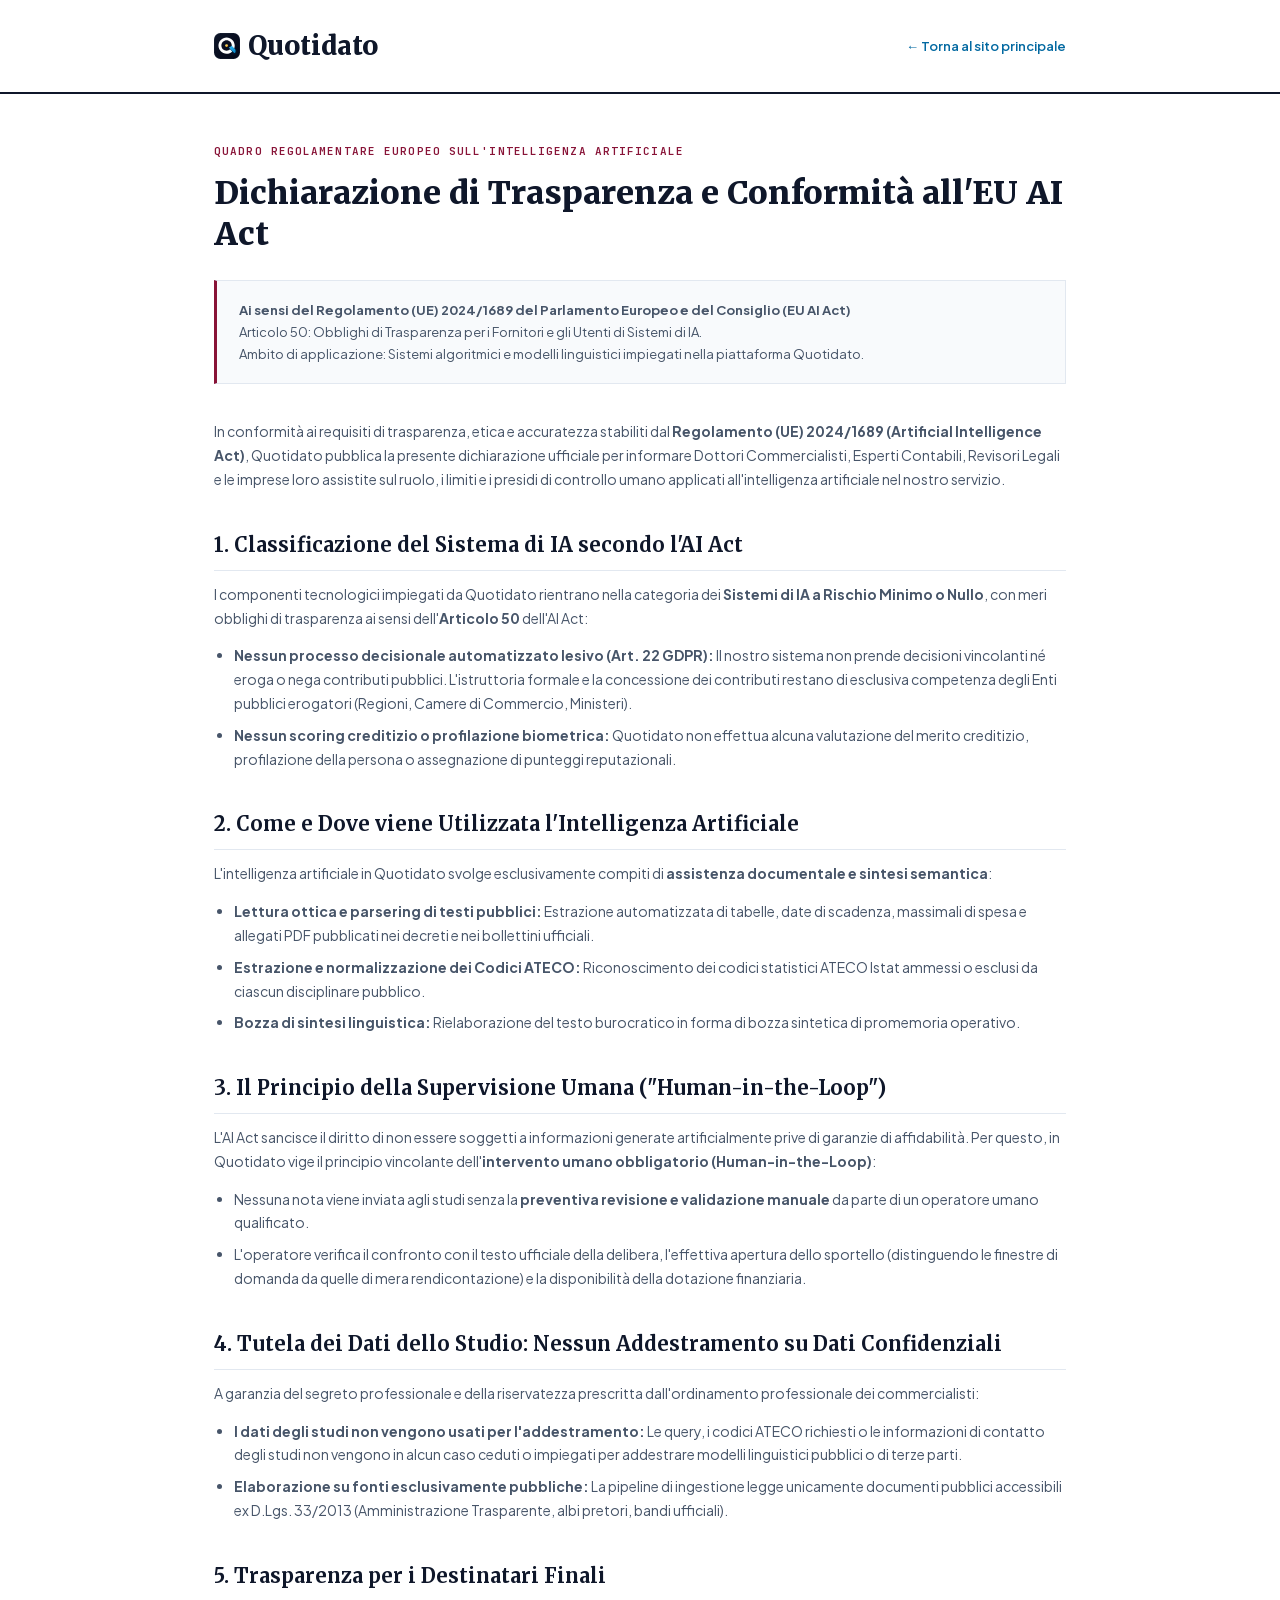
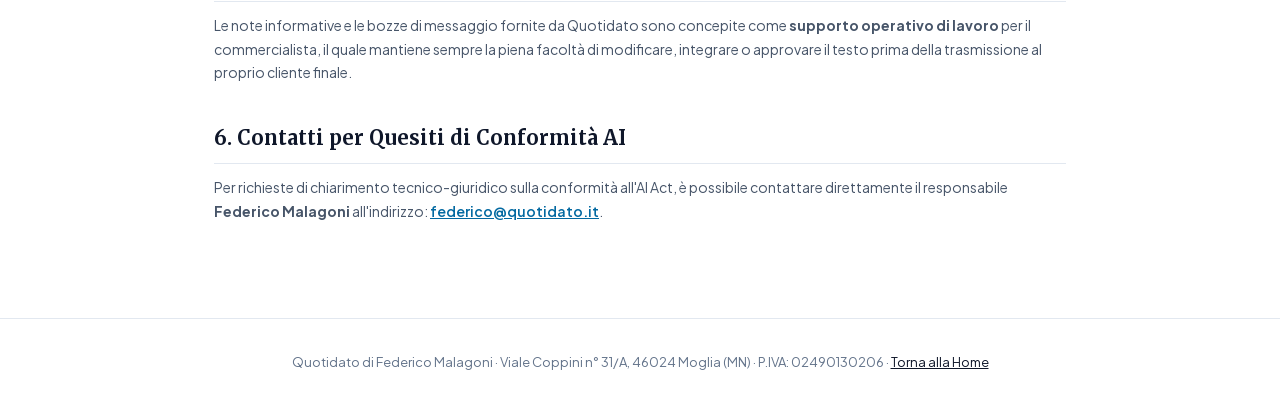
<file: ai-act.html>
<!DOCTYPE html>
<html lang="it">
<head>
  <meta charset="UTF-8">
  <meta name="viewport" content="width=device-width, initial-scale=1.0">
  <title>Dichiarazione di Trasparenza e Conformità all'EU AI Act | Quotidato</title>
  <meta name="description" content="Dichiarazione ufficiale di trasparenza ai sensi del Regolamento Europeo sull'Intelligenza Artificiale (EU AI Act - Regolamento UE 2024/1689).">
  <link rel="icon" type="image/svg+xml" href="brand/quotidato-icon.svg">
  <link rel="stylesheet" href="fonts/fonts.css">

  <style>
    :root {
      --bg: #ffffff;
      --bg-subtle: #f8fafc;
      --border: #e2e8f0;
      --text: #0f172a;
      --text-muted: #475569;
      --text-light: #64748b;
      --institutional-blue: #0369a1;
      --sole-burgundy: #881337;
      --emerald: #047857;
      --font-serif: 'Merriweather', Georgia, serif;
      --font-sans: 'Plus Jakarta Sans', -apple-system, sans-serif;
      --font-mono: 'JetBrains Mono', monospace;
    }
    * { box-sizing: border-box; margin: 0; padding: 0; }
    body {
      background: var(--bg);
      color: var(--text);
      font-family: var(--font-sans);
      line-height: 1.7;
    }
    .container {
      max-width: 900px;
      margin: 0 auto;
      padding: 0 24px;
    }
    header.legal-header {
      border-bottom: 2px solid var(--text);
      padding: 24px 0;
      background: #fff;
    }
    .brand-link {
      font-family: var(--font-serif);
      font-size: 26px;
      font-weight: 900;
      color: var(--text);
      text-decoration: none;
      display: inline-block;
    }
    .legal-content {
      padding: 48px 0 80px;
    }
    .kicker {
      font-family: var(--font-mono);
      font-size: 11px;
      text-transform: uppercase;
      letter-spacing: 0.1em;
      color: var(--sole-burgundy);
      margin-bottom: 12px;
      font-weight: 600;
    }
    h1 {
      font-family: var(--font-serif);
      font-size: 32px;
      font-weight: 800;
      margin-bottom: 24px;
      line-height: 1.3;
    }
    .meta-box {
      background: var(--bg-subtle);
      border: 1px solid var(--border);
      border-left: 3px solid var(--sole-burgundy);
      padding: 18px 22px;
      margin-bottom: 36px;
      font-size: 13px;
      color: var(--text-muted);
    }
    h2 {
      font-family: var(--font-serif);
      font-size: 20px;
      font-weight: 700;
      margin: 36px 0 12px;
      color: var(--text);
      border-bottom: 1px solid var(--border);
      padding-bottom: 8px;
    }
    p, li {
      font-size: 14px;
      color: var(--text-muted);
      margin-bottom: 14px;
    }
    ul { padding-left: 20px; margin-bottom: 16px; }
    li { margin-bottom: 8px; }
    .badge-act {
      display: inline-block;
      padding: 3px 8px;
      background: #eff6ff;
      color: #1e40af;
      border: 1px solid #bfdbfe;
      border-radius: 4px;
      font-family: var(--font-mono);
      font-size: 12px;
      font-weight: 600;
      margin-bottom: 8px;
    }
    footer {
      border-top: 1px solid var(--border);
      padding: 32px 0;
      font-size: 13px;
      color: var(--text-light);
      text-align: center;
    }
  </style>
</head>
<body>

  <header class="legal-header">
    <div class="container" style="display: flex; justify-content: space-between; align-items: center;">
      <a href="index.html" class="brand-link" style="display: inline-flex; align-items: center; gap: 8px;"><img src="brand/quotidato-icon.svg" alt="Quotidato Icon" width="26" height="26" style="border-radius: 5px;"> Quotidato</a>
      <a href="index.html" style="font-size: 13px; color: var(--institutional-blue); text-decoration: none; font-weight: 600;">← Torna al sito principale</a>
    </div>
  </header>

  <main class="legal-content">
    <div class="container">
      <div class="kicker">Quadro Regolamentare Europeo sull'Intelligenza Artificiale</div>
      <h1>Dichiarazione di Trasparenza e Conformità all'EU AI Act</h1>

      <div class="meta-box">
        <strong>Ai sensi del Regolamento (UE) 2024/1689 del Parlamento Europeo e del Consiglio (EU AI Act)</strong><br>
        Articolo 50: Obblighi di Trasparenza per i Fornitori e gli Utenti di Sistemi di IA.<br>
        Ambito di applicazione: Sistemi algoritmici e modelli linguistici impiegati nella piattaforma Quotidato.
      </div>

      <p>
        In conformità ai requisiti di trasparenza, etica e accuratezza stabiliti dal <strong>Regolamento (UE) 2024/1689 (Artificial Intelligence Act)</strong>, Quotidato pubblica la presente dichiarazione ufficiale per informare Dottori Commercialisti, Esperti Contabili, Revisori Legali e le imprese loro assistite sul ruolo, i limiti e i presidi di controllo umano applicati all'intelligenza artificiale nel nostro servizio.
      </p>

      <h2>1. Classificazione del Sistema di IA secondo l'AI Act</h2>
      <p>
        I componenti tecnologici impiegati da Quotidato rientrano nella categoria dei <strong>Sistemi di IA a Rischio Minimo o Nullo</strong>, con meri obblighi di trasparenza ai sensi dell'<strong>Articolo 50</strong> dell'AI Act:
      </p>
      <ul>
        <li><strong>Nessun processo decisionale automatizzato lesivo (Art. 22 GDPR):</strong> Il nostro sistema non prende decisioni vincolanti né eroga o nega contributi pubblici. L'istruttoria formale e la concessione dei contributi restano di esclusiva competenza degli Enti pubblici erogatori (Regioni, Camere di Commercio, Ministeri).</li>
        <li><strong>Nessun scoring creditizio o profilazione biometrica:</strong> Quotidato non effettua alcuna valutazione del merito creditizio, profilazione della persona o assegnazione di punteggi reputazionali.</li>
      </ul>

      <h2>2. Come e Dove viene Utilizzata l'Intelligenza Artificiale</h2>
      <p>
        L'intelligenza artificiale in Quotidato svolge esclusivamente compiti di <strong>assistenza documentale e sintesi semantica</strong>:
      </p>
      <ul>
        <li><strong>Lettura ottica e parsering di testi pubblici:</strong> Estrazione automatizzata di tabelle, date di scadenza, massimali di spesa e allegati PDF pubblicati nei decreti e nei bollettini ufficiali.</li>
        <li><strong>Estrazione e normalizzazione dei Codici ATECO:</strong> Riconoscimento dei codici statistici ATECO Istat ammessi o esclusi da ciascun disciplinare pubblico.</li>
        <li><strong>Bozza di sintesi linguistica:</strong> Rielaborazione del testo burocratico in forma di bozza sintetica di promemoria operativo.</li>
      </ul>

      <h2>3. Il Principio della Supervisione Umana ("Human-in-the-Loop")</h2>
      <p>
        L'AI Act sancisce il diritto di non essere soggetti a informazioni generate artificialmente prive di garanzie di affidabilità. Per questo, in Quotidato vige il principio vincolante dell'<strong>intervento umano obbligatorio (Human-in-the-Loop)</strong>:
      </p>
      <ul>
        <li>Nessuna nota viene inviata agli studi senza la <strong>preventiva revisione e validazione manuale</strong> da parte di un operatore umano qualificato.</li>
        <li>L'operatore verifica il confronto con il testo ufficiale della delibera, l'effettiva apertura dello sportello (distinguendo le finestre di domanda da quelle di mera rendicontazione) e la disponibilità della dotazione finanziaria.</li>
      </ul>

      <h2>4. Tutela dei Dati dello Studio: Nessun Addestramento su Dati Confidenziali</h2>
      <p>
        A garanzia del segreto professionale e della riservatezza prescritta dall'ordinamento professionale dei commercialisti:
      </p>
      <ul>
        <li><strong>I dati degli studi non vengono usati per l'addestramento:</strong> Le query, i codici ATECO richiesti o le informazioni di contatto degli studi non vengono in alcun caso ceduti o impiegati per addestrare modelli linguistici pubblici o di terze parti.</li>
        <li><strong>Elaborazione su fonti esclusivamente pubbliche:</strong> La pipeline di ingestione legge unicamente documenti pubblici accessibili ex D.Lgs. 33/2013 (Amministrazione Trasparente, albi pretori, bandi ufficiali).</li>
      </ul>

      <h2>5. Trasparenza per i Destinatari Finali</h2>
      <p>
        Le note informative e le bozze di messaggio fornite da Quotidato sono concepite come <strong>supporto operativo di lavoro</strong> per il commercialista, il quale mantiene sempre la piena facoltà di modificare, integrare o approvare il testo prima della trasmissione al proprio cliente finale.
      </p>

      <h2>6. Contatti per Quesiti di Conformità AI</h2>
      <p>
        Per richieste di chiarimento tecnico-giuridico sulla conformità all'AI Act, è possibile contattare direttamente il responsabile <strong>Federico Malagoni</strong> all'indirizzo: <a href="mailto:federico@quotidato.it" style="color: var(--institutional-blue); font-weight: 600;">federico@quotidato.it</a>.
      </p>
    </div>
  </main>

  <footer>
    <div class="container">
      Quotidato di Federico Malagoni · Viale Coppini n° 31/A, 46024 Moglia (MN) · P.IVA: 02490130206 · <a href="index.html" style="color: var(--text);">Torna alla Home</a>
    </div>
  </footer>

  <script data-goatcounter="https://quotidato.goatcounter.com/count" async src="count.js"></script>
</body>
</html>
</file>
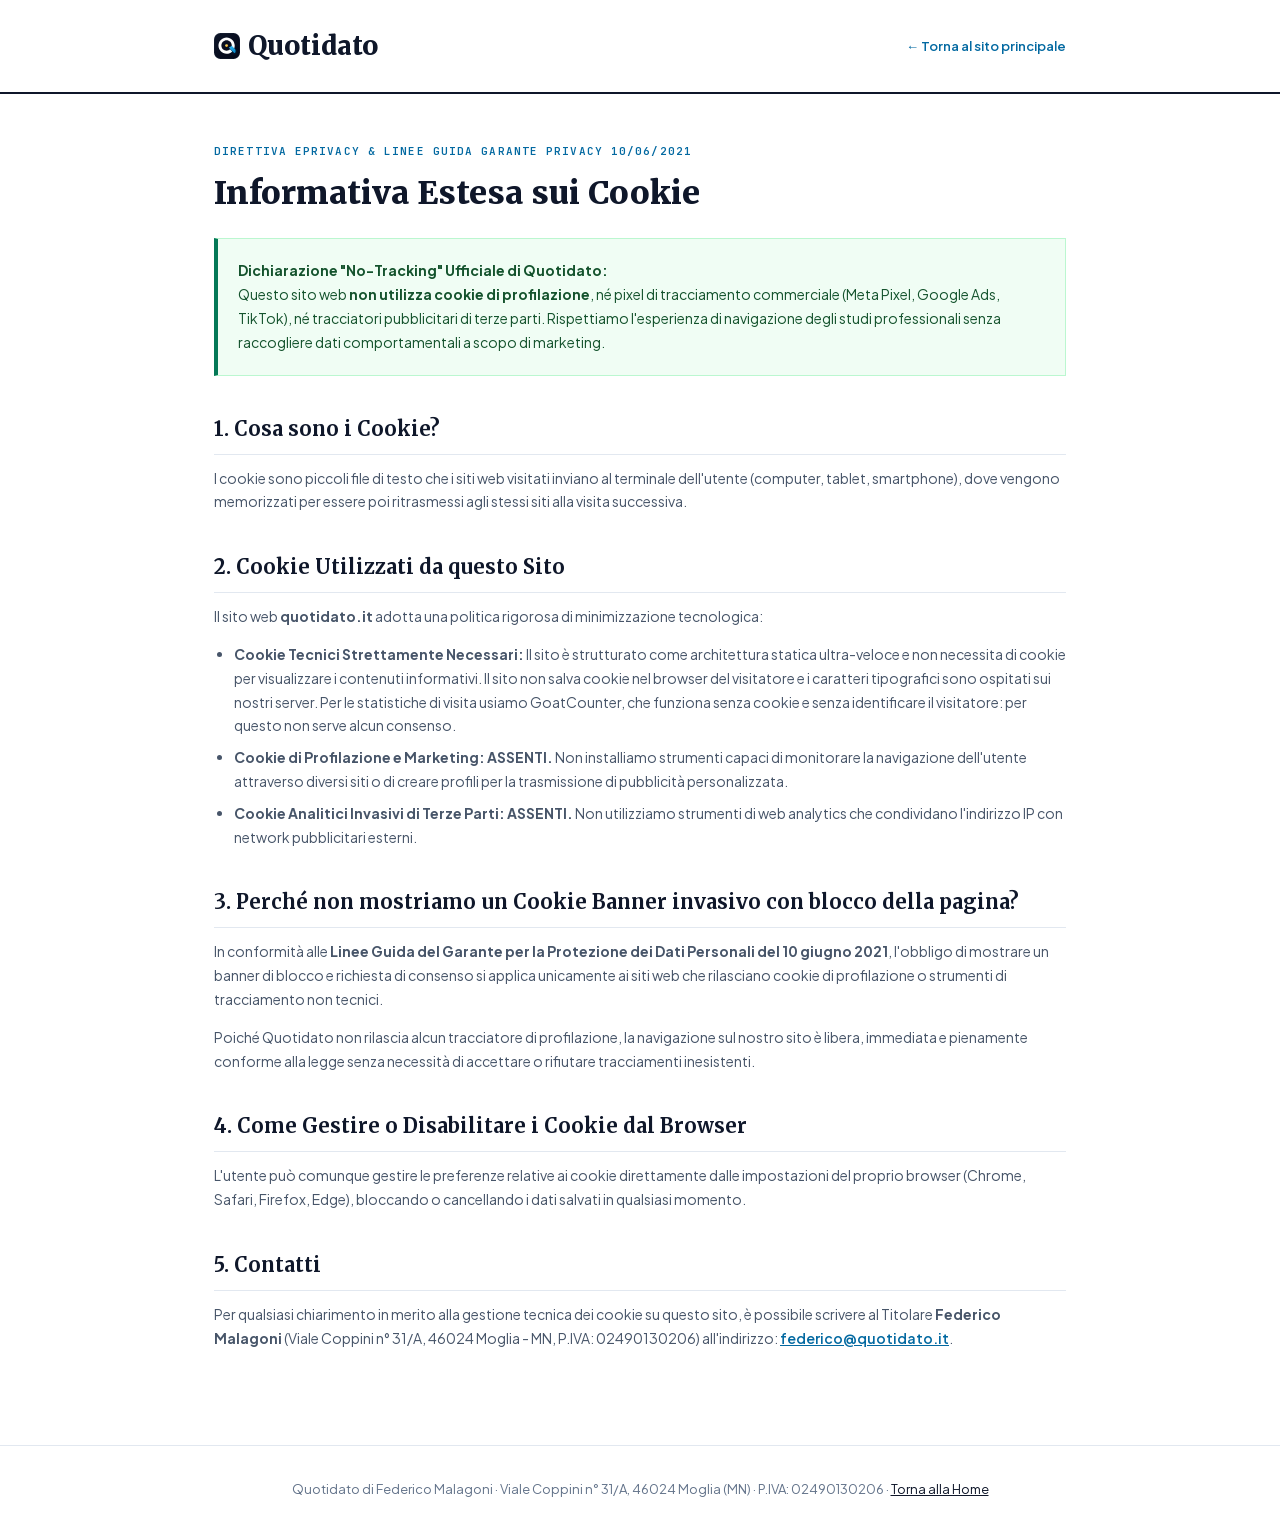
<file: cookie.html>
<!DOCTYPE html>
<html lang="it">
<head>
  <meta charset="UTF-8">
  <meta name="viewport" content="width=device-width, initial-scale=1.0">
  <title>Informativa Cookie & Trasparenza No-Tracking | Quotidato</title>
  <meta name="description" content="Informativa sull'uso dei cookie ai sensi delle Linee Guida del Garante Privacy del 10 giugno 2021.">
  <link rel="icon" type="image/svg+xml" href="brand/quotidato-icon.svg">
  <link rel="stylesheet" href="fonts/fonts.css">

  <style>
    :root {
      --bg: #ffffff;
      --bg-subtle: #f8fafc;
      --border: #e2e8f0;
      --text: #0f172a;
      --text-muted: #475569;
      --text-light: #64748b;
      --institutional-blue: #0369a1;
      --emerald: #047857;
      --font-serif: 'Merriweather', Georgia, serif;
      --font-sans: 'Plus Jakarta Sans', -apple-system, sans-serif;
      --font-mono: 'JetBrains Mono', monospace;
    }
    * { box-sizing: border-box; margin: 0; padding: 0; }
    body {
      background: var(--bg);
      color: var(--text);
      font-family: var(--font-sans);
      line-height: 1.7;
    }
    .container {
      max-width: 900px;
      margin: 0 auto;
      padding: 0 24px;
    }
    header.legal-header {
      border-bottom: 2px solid var(--text);
      padding: 24px 0;
      background: #fff;
    }
    .brand-link {
      font-family: var(--font-serif);
      font-size: 26px;
      font-weight: 900;
      color: var(--text);
      text-decoration: none;
      display: inline-block;
    }
    .legal-content {
      padding: 48px 0 80px;
    }
    .kicker {
      font-family: var(--font-mono);
      font-size: 11px;
      text-transform: uppercase;
      letter-spacing: 0.1em;
      color: var(--institutional-blue);
      margin-bottom: 12px;
      font-weight: 600;
    }
    h1 {
      font-family: var(--font-serif);
      font-size: 32px;
      font-weight: 800;
      margin-bottom: 24px;
      line-height: 1.3;
    }
    .declaration-card {
      background: #f0fdf4;
      border: 1px solid #bbf7d0;
      border-left: 4px solid var(--emerald);
      padding: 20px;
      margin-bottom: 32px;
      font-size: 14px;
      color: #14532d;
    }
    h2 {
      font-family: var(--font-serif);
      font-size: 20px;
      font-weight: 700;
      margin: 36px 0 12px;
      color: var(--text);
      border-bottom: 1px solid var(--border);
      padding-bottom: 8px;
    }
    p, li {
      font-size: 14px;
      color: var(--text-muted);
      margin-bottom: 14px;
    }
    ul { padding-left: 20px; margin-bottom: 16px; }
    li { margin-bottom: 8px; }
    footer {
      border-top: 1px solid var(--border);
      padding: 32px 0;
      font-size: 13px;
      color: var(--text-light);
      text-align: center;
    }
  </style>
</head>
<body>

  <header class="legal-header">
    <div class="container" style="display: flex; justify-content: space-between; align-items: center;">
      <a href="index.html" class="brand-link" style="display: inline-flex; align-items: center; gap: 8px;"><img src="brand/quotidato-icon.svg" alt="Quotidato Icon" width="26" height="26" style="border-radius: 5px;"> Quotidato</a>
      <a href="index.html" style="font-size: 13px; color: var(--institutional-blue); text-decoration: none; font-weight: 600;">← Torna al sito principale</a>
    </div>
  </header>

  <main class="legal-content">
    <div class="container">
      <div class="kicker">Direttiva ePrivacy & Linee Guida Garante Privacy 10/06/2021</div>
      <h1>Informativa Estesa sui Cookie</h1>

      <div class="declaration-card">
        <strong>Dichiarazione "No-Tracking" Ufficiale di Quotidato:</strong><br>
        Questo sito web <strong>non utilizza cookie di profilazione</strong>, né pixel di tracciamento commerciale (Meta Pixel, Google Ads, TikTok), né tracciatori pubblicitari di terze parti. Rispettiamo l'esperienza di navigazione degli studi professionali senza raccogliere dati comportamentali a scopo di marketing.
      </div>

      <h2>1. Cosa sono i Cookie?</h2>
      <p>
        I cookie sono piccoli file di testo che i siti web visitati inviano al terminale dell'utente (computer, tablet, smartphone), dove vengono memorizzati per essere poi ritrasmessi agli stessi siti alla visita successiva.
      </p>

      <h2>2. Cookie Utilizzati da questo Sito</h2>
      <p>
        Il sito web <strong>quotidato.it</strong> adotta una politica rigorosa di minimizzazione tecnologica:
      </p>
      <ul>
        <li><strong>Cookie Tecnici Strettamente Necessari:</strong> Il sito è strutturato come architettura statica ultra-veloce e non necessita di cookie per visualizzare i contenuti informativi. Il sito non salva cookie nel browser del visitatore e i caratteri tipografici sono ospitati sui nostri server. Per le statistiche di visita usiamo GoatCounter, che funziona senza cookie e senza identificare il visitatore: per questo non serve alcun consenso.</li>
        <li><strong>Cookie di Profilazione e Marketing: ASSENTI.</strong> Non installiamo strumenti capaci di monitorare la navigazione dell'utente attraverso diversi siti o di creare profili per la trasmissione di pubblicità personalizzata.</li>
        <li><strong>Cookie Analitici Invasivi di Terze Parti: ASSENTI.</strong> Non utilizziamo strumenti di web analytics che condividano l'indirizzo IP con network pubblicitari esterni.</li>
      </ul>

      <h2>3. Perché non mostriamo un Cookie Banner invasivo con blocco della pagina?</h2>
      <p>
        In conformità alle <strong>Linee Guida del Garante per la Protezione dei Dati Personali del 10 giugno 2021</strong>, l'obbligo di mostrare un banner di blocco e richiesta di consenso si applica unicamente ai siti web che rilasciano cookie di profilazione o strumenti di tracciamento non tecnici.
      </p>
      <p>
        Poiché Quotidato non rilascia alcun tracciatore di profilazione, la navigazione sul nostro sito è libera, immediata e pienamente conforme alla legge senza necessità di accettare o rifiutare tracciamenti inesistenti.
      </p>

      <h2>4. Come Gestire o Disabilitare i Cookie dal Browser</h2>
      <p>
        L'utente può comunque gestire le preferenze relative ai cookie direttamente dalle impostazioni del proprio browser (Chrome, Safari, Firefox, Edge), bloccando o cancellando i dati salvati in qualsiasi momento.
      </p>

      <h2>5. Contatti</h2>
      <p>
        Per qualsiasi chiarimento in merito alla gestione tecnica dei cookie su questo sito, è possibile scrivere al Titolare <strong>Federico Malagoni</strong> (Viale Coppini n° 31/A, 46024 Moglia - MN, P.IVA: 02490130206) all'indirizzo: <a href="mailto:federico@quotidato.it" style="color: var(--institutional-blue); font-weight: 600;">federico@quotidato.it</a>.
      </p>
    </div>
  </main>

  <footer>
    <div class="container">
      Quotidato di Federico Malagoni · Viale Coppini n° 31/A, 46024 Moglia (MN) · P.IVA: 02490130206 · <a href="index.html" style="color: var(--text);">Torna alla Home</a>
    </div>
  </footer>

  <script data-goatcounter="https://quotidato.goatcounter.com/count" async src="count.js"></script>
</body>
</html>
</file>
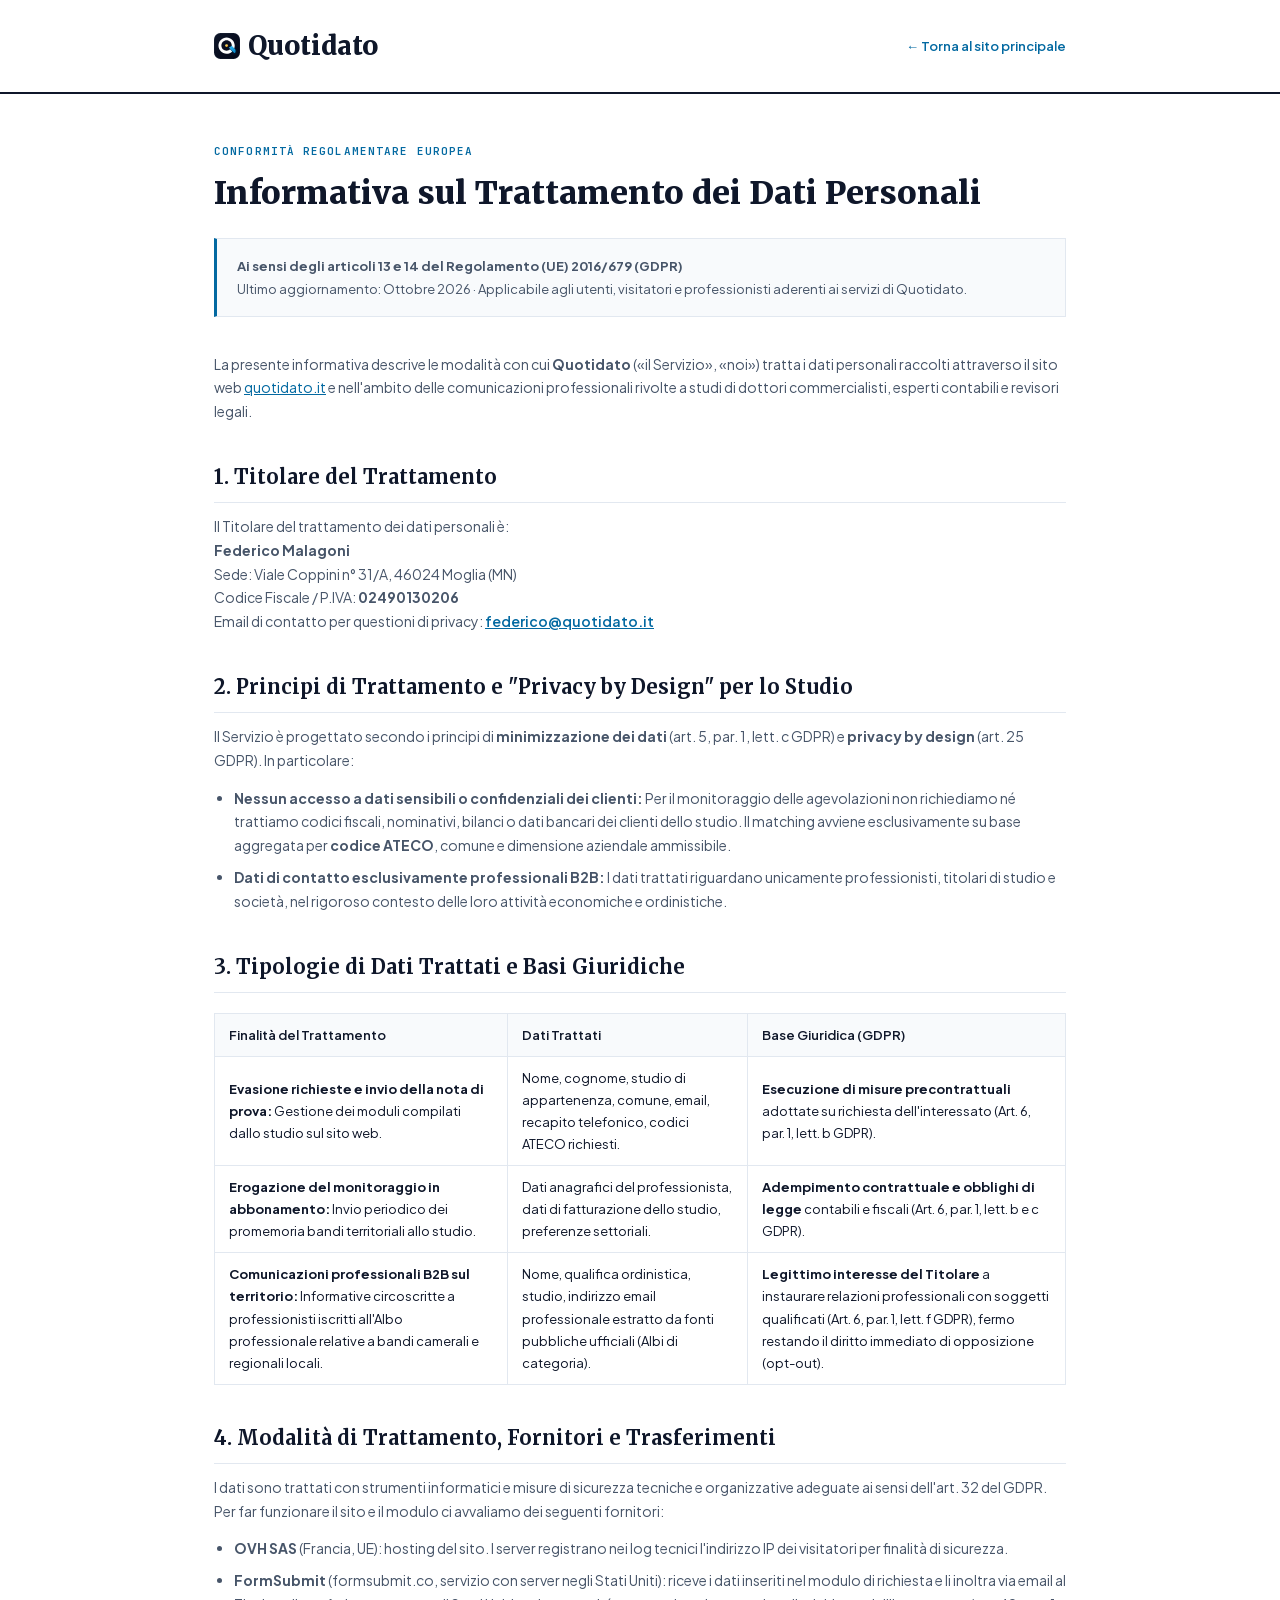
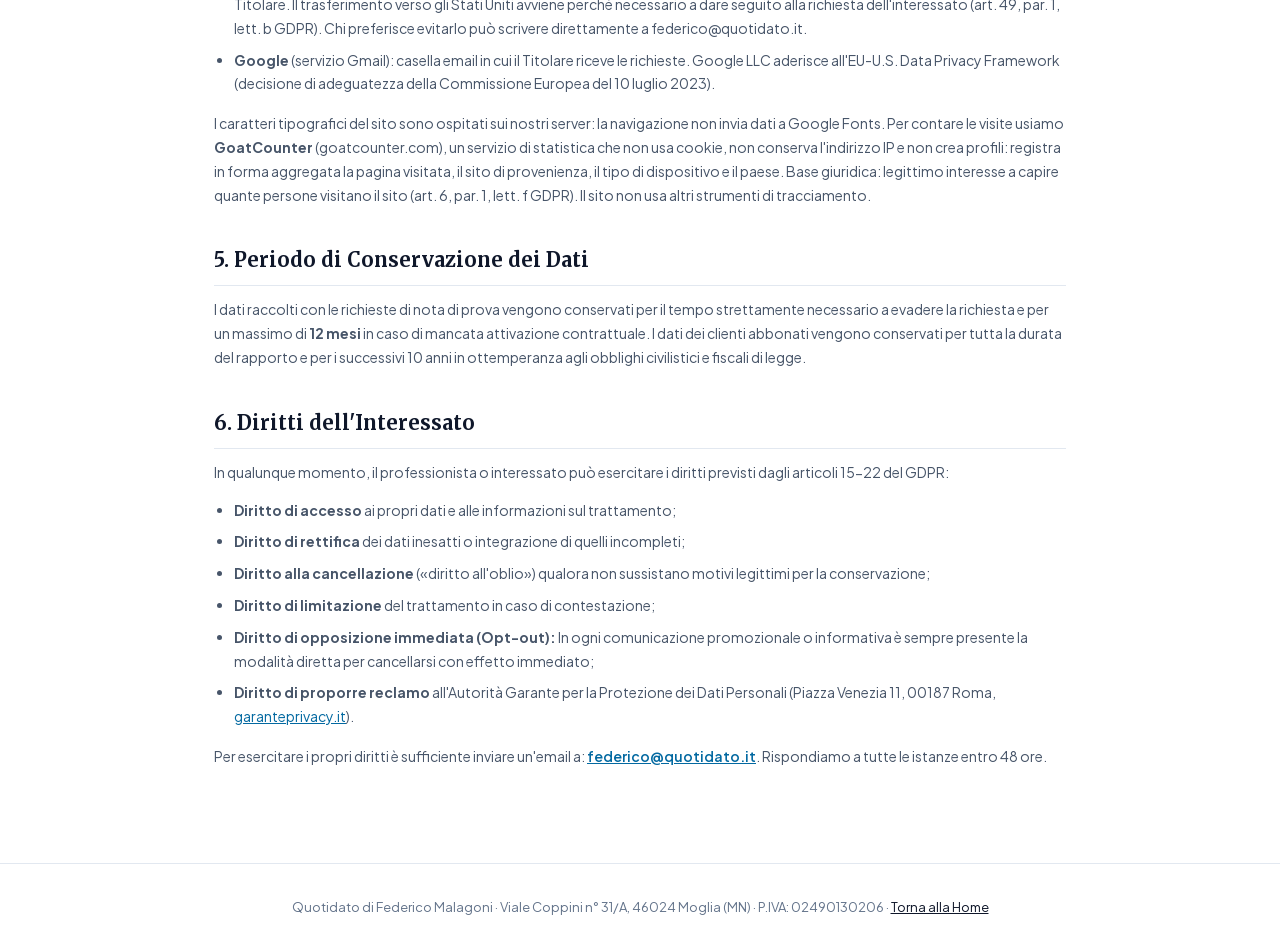
<file: privacy.html>
<!DOCTYPE html>
<html lang="it">
<head>
  <meta charset="UTF-8">
  <meta name="viewport" content="width=device-width, initial-scale=1.0">
  <title>Informativa sul Trattamento dei Dati Personali (GDPR) | Quotidato</title>
  <meta name="description" content="Informativa privacy ai sensi degli artt. 13 e 14 del Regolamento UE 2016/679 (GDPR) per i servizi di Quotidato.">
  <link rel="icon" type="image/svg+xml" href="brand/quotidato-icon.svg">
  <link rel="stylesheet" href="fonts/fonts.css">

  <style>
    :root {
      --bg: #ffffff;
      --bg-subtle: #f8fafc;
      --border: #e2e8f0;
      --border-dark: #cbd5e1;
      --text: #0f172a;
      --text-muted: #475569;
      --text-light: #64748b;
      --institutional-blue: #0369a1;
      --font-serif: 'Merriweather', Georgia, serif;
      --font-sans: 'Plus Jakarta Sans', -apple-system, sans-serif;
      --font-mono: 'JetBrains Mono', monospace;
    }
    * { box-sizing: border-box; margin: 0; padding: 0; }
    body {
      background: var(--bg);
      color: var(--text);
      font-family: var(--font-sans);
      line-height: 1.7;
    }
    .container {
      max-width: 900px;
      margin: 0 auto;
      padding: 0 24px;
    }
    header.legal-header {
      border-bottom: 2px solid var(--text);
      padding: 24px 0;
      background: #fff;
    }
    .brand-link {
      font-family: var(--font-serif);
      font-size: 26px;
      font-weight: 900;
      color: var(--text);
      text-decoration: none;
      display: inline-block;
    }
    .legal-content {
      padding: 48px 0 80px;
    }
    .kicker {
      font-family: var(--font-mono);
      font-size: 11px;
      text-transform: uppercase;
      letter-spacing: 0.1em;
      color: var(--institutional-blue);
      margin-bottom: 12px;
      font-weight: 600;
    }
    h1 {
      font-family: var(--font-serif);
      font-size: 32px;
      font-weight: 800;
      margin-bottom: 24px;
      line-height: 1.3;
    }
    .meta-box {
      background: var(--bg-subtle);
      border: 1px solid var(--border);
      border-left: 3px solid var(--institutional-blue);
      padding: 16px 20px;
      margin-bottom: 36px;
      font-size: 13px;
      color: var(--text-muted);
    }
    h2 {
      font-family: var(--font-serif);
      font-size: 20px;
      font-weight: 700;
      margin: 36px 0 12px;
      color: var(--text);
      border-bottom: 1px solid var(--border);
      padding-bottom: 8px;
    }
    p, li {
      font-size: 14px;
      color: var(--text-muted);
      margin-bottom: 14px;
    }
    ul {
      padding-left: 20px;
      margin-bottom: 16px;
    }
    li { margin-bottom: 8px; }
    table {
      width: 100%;
      border-collapse: collapse;
      margin: 20px 0;
      font-size: 13px;
    }
    th, td {
      border: 1px solid var(--border);
      padding: 10px 14px;
      text-align: left;
    }
    th {
      background: var(--bg-subtle);
      font-weight: 600;
    }
    footer {
      border-top: 1px solid var(--border);
      padding: 32px 0;
      font-size: 13px;
      color: var(--text-light);
      text-align: center;
    }
  </style>
</head>
<body>

  <header class="legal-header">
    <div class="container" style="display: flex; justify-content: space-between; align-items: center;">
      <a href="index.html" class="brand-link" style="display: inline-flex; align-items: center; gap: 8px;"><img src="brand/quotidato-icon.svg" alt="Quotidato Icon" width="26" height="26" style="border-radius: 5px;"> Quotidato</a>
      <a href="index.html" style="font-size: 13px; color: var(--institutional-blue); text-decoration: none; font-weight: 600;">← Torna al sito principale</a>
    </div>
  </header>

  <main class="legal-content">
    <div class="container">
      <div class="kicker">Conformità Regolamentare Europea</div>
      <h1>Informativa sul Trattamento dei Dati Personali</h1>
      
      <div class="meta-box">
        <strong>Ai sensi degli articoli 13 e 14 del Regolamento (UE) 2016/679 (GDPR)</strong><br>
        Ultimo aggiornamento: Ottobre 2026 · Applicabile agli utenti, visitatori e professionisti aderenti ai servizi di Quotidato.
      </div>

      <p>
        La presente informativa descrive le modalità con cui <strong>Quotidato</strong> («il Servizio», «noi») tratta i dati personali raccolti attraverso il sito web <a href="https://quotidato.it" style="color: var(--institutional-blue);">quotidato.it</a> e nell'ambito delle comunicazioni professionali rivolte a studi di dottori commercialisti, esperti contabili e revisori legali.
      </p>

      <h2>1. Titolare del Trattamento</h2>
      <p>
        Il Titolare del trattamento dei dati personali è:<br>
        <strong>Federico Malagoni</strong><br>
        Sede: Viale Coppini n° 31/A, 46024 Moglia (MN)<br>
        Codice Fiscale / P.IVA: <strong>02490130206</strong><br>
        Email di contatto per questioni di privacy: <a href="mailto:federico@quotidato.it" style="color: var(--institutional-blue); font-weight: 600;">federico@quotidato.it</a>
      </p>

      <h2>2. Principi di Trattamento e "Privacy by Design" per lo Studio</h2>
      <p>
        Il Servizio è progettato secondo i principi di <strong>minimizzazione dei dati</strong> (art. 5, par. 1, lett. c GDPR) e <strong>privacy by design</strong> (art. 25 GDPR). In particolare:
      </p>
      <ul>
        <li><strong>Nessun accesso a dati sensibili o confidenziali dei clienti:</strong> Per il monitoraggio delle agevolazioni non richiediamo né trattiamo codici fiscali, nominativi, bilanci o dati bancari dei clienti dello studio. Il matching avviene esclusivamente su base aggregata per <strong>codice ATECO</strong>, comune e dimensione aziendale ammissibile.</li>
        <li><strong>Dati di contatto esclusivamente professionali B2B:</strong> I dati trattati riguardano unicamente professionisti, titolari di studio e società, nel rigoroso contesto delle loro attività economiche e ordinistiche.</li>
      </ul>

      <h2>3. Tipologie di Dati Trattati e Basi Giuridiche</h2>
      <table>
        <thead>
          <tr>
            <th>Finalità del Trattamento</th>
            <th>Dati Trattati</th>
            <th>Base Giuridica (GDPR)</th>
          </tr>
        </thead>
        <tbody>
          <tr>
            <td><strong>Evasione richieste e invio della nota di prova:</strong> Gestione dei moduli compilati dallo studio sul sito web.</td>
            <td>Nome, cognome, studio di appartenenza, comune, email, recapito telefonico, codici ATECO richiesti.</td>
            <td><strong>Esecuzione di misure precontrattuali</strong> adottate su richiesta dell'interessato (Art. 6, par. 1, lett. b GDPR).</td>
          </tr>
          <tr>
            <td><strong>Erogazione del monitoraggio in abbonamento:</strong> Invio periodico dei promemoria bandi territoriali allo studio.</td>
            <td>Dati anagrafici del professionista, dati di fatturazione dello studio, preferenze settoriali.</td>
            <td><strong>Adempimento contrattuale e obblighi di legge</strong> contabili e fiscali (Art. 6, par. 1, lett. b e c GDPR).</td>
          </tr>
          <tr>
            <td><strong>Comunicazioni professionali B2B sul territorio:</strong> Informative circoscritte a professionisti iscritti all'Albo professionale relative a bandi camerali e regionali locali.</td>
            <td>Nome, qualifica ordinistica, studio, indirizzo email professionale estratto da fonti pubbliche ufficiali (Albi di categoria).</td>
            <td><strong>Legittimo interesse del Titolare</strong> a instaurare relazioni professionali con soggetti qualificati (Art. 6, par. 1, lett. f GDPR), fermo restando il diritto immediato di opposizione (opt-out).</td>
          </tr>
        </tbody>
      </table>

      <h2>4. Modalità di Trattamento, Fornitori e Trasferimenti</h2>
      <p>
        I dati sono trattati con strumenti informatici e misure di sicurezza tecniche e organizzative adeguate ai sensi dell'art. 32 del GDPR. Per far funzionare il sito e il modulo ci avvaliamo dei seguenti fornitori:
      </p>
      <ul>
        <li><strong>OVH SAS</strong> (Francia, UE): hosting del sito. I server registrano nei log tecnici l'indirizzo IP dei visitatori per finalità di sicurezza.</li>
        <li><strong>FormSubmit</strong> (formsubmit.co, servizio con server negli Stati Uniti): riceve i dati inseriti nel modulo di richiesta e li inoltra via email al Titolare. Il trasferimento verso gli Stati Uniti avviene perché necessario a dare seguito alla richiesta dell'interessato (art. 49, par. 1, lett. b GDPR). Chi preferisce evitarlo può scrivere direttamente a federico@quotidato.it.</li>
        <li><strong>Google</strong> (servizio Gmail): casella email in cui il Titolare riceve le richieste. Google LLC aderisce all'EU-U.S. Data Privacy Framework (decisione di adeguatezza della Commissione Europea del 10 luglio 2023).</li>
      </ul>
      <p>
        I caratteri tipografici del sito sono ospitati sui nostri server: la navigazione non invia dati a Google Fonts. Per contare le visite usiamo <strong>GoatCounter</strong> (goatcounter.com), un servizio di statistica che non usa cookie, non conserva l'indirizzo IP e non crea profili: registra in forma aggregata la pagina visitata, il sito di provenienza, il tipo di dispositivo e il paese. Base giuridica: legittimo interesse a capire quante persone visitano il sito (art. 6, par. 1, lett. f GDPR). Il sito non usa altri strumenti di tracciamento.
      </p>

      <h2>5. Periodo di Conservazione dei Dati</h2>
      <p>
        I dati raccolti con le richieste di nota di prova vengono conservati per il tempo strettamente necessario a evadere la richiesta e per un massimo di <strong>12 mesi</strong> in caso di mancata attivazione contrattuale. I dati dei clienti abbonati vengono conservati per tutta la durata del rapporto e per i successivi 10 anni in ottemperanza agli obblighi civilistici e fiscali di legge.
      </p>

      <h2>6. Diritti dell'Interessato</h2>
      <p>
        In qualunque momento, il professionista o interessato può esercitare i diritti previsti dagli articoli 15-22 del GDPR:
      </p>
      <ul>
        <li><strong>Diritto di accesso</strong> ai propri dati e alle informazioni sul trattamento;</li>
        <li><strong>Diritto di rettifica</strong> dei dati inesatti o integrazione di quelli incompleti;</li>
        <li><strong>Diritto alla cancellazione</strong> («diritto all'oblio») qualora non sussistano motivi legittimi per la conservazione;</li>
        <li><strong>Diritto di limitazione</strong> del trattamento in caso di contestazione;</li>
        <li><strong>Diritto di opposizione immediata (Opt-out):</strong> In ogni comunicazione promozionale o informativa è sempre presente la modalità diretta per cancellarsi con effetto immediato;</li>
        <li><strong>Diritto di proporre reclamo</strong> all'Autorità Garante per la Protezione dei Dati Personali (Piazza Venezia 11, 00187 Roma, <a href="https://www.garanteprivacy.it" target="_blank" style="color: var(--institutional-blue);">garanteprivacy.it</a>).</li>
      </ul>
      <p>
        Per esercitare i propri diritti è sufficiente inviare un'email a: <a href="mailto:federico@quotidato.it" style="color: var(--institutional-blue); font-weight: 600;">federico@quotidato.it</a>. Rispondiamo a tutte le istanze entro 48 ore.
      </p>
    </div>
  </main>

  <footer>
    <div class="container">
      Quotidato di Federico Malagoni · Viale Coppini n° 31/A, 46024 Moglia (MN) · P.IVA: 02490130206 · <a href="index.html" style="color: var(--text);">Torna alla Home</a>
    </div>
  </footer>

  <script data-goatcounter="https://quotidato.goatcounter.com/count" async src="count.js"></script>
</body>
</html>
</file>
<file: fonts/fonts.css>
/* Font ospitati in locale (latin), nessuna chiamata a Google */
@font-face {
  font-family: 'JetBrains Mono';
  font-style: normal;
  font-weight: 400;
  font-display: swap;
  src: url(JetBrainsMono-normal-1cd702.woff2) format('woff2');
  unicode-range: U+0000-00FF, U+0131, U+0152-0153, U+02BB-02BC, U+02C6, U+02DA, U+02DC, U+0304, U+0308, U+0329, U+2000-206F, U+20AC, U+2122, U+2191, U+2193, U+2212, U+2215, U+FEFF, U+FFFD;
}
@font-face {
  font-family: 'JetBrains Mono';
  font-style: normal;
  font-weight: 500;
  font-display: swap;
  src: url(JetBrainsMono-normal-1cd702.woff2) format('woff2');
  unicode-range: U+0000-00FF, U+0131, U+0152-0153, U+02BB-02BC, U+02C6, U+02DA, U+02DC, U+0304, U+0308, U+0329, U+2000-206F, U+20AC, U+2122, U+2191, U+2193, U+2212, U+2215, U+FEFF, U+FFFD;
}
@font-face {
  font-family: 'JetBrains Mono';
  font-style: normal;
  font-weight: 600;
  font-display: swap;
  src: url(JetBrainsMono-normal-1cd702.woff2) format('woff2');
  unicode-range: U+0000-00FF, U+0131, U+0152-0153, U+02BB-02BC, U+02C6, U+02DA, U+02DC, U+0304, U+0308, U+0329, U+2000-206F, U+20AC, U+2122, U+2191, U+2193, U+2212, U+2215, U+FEFF, U+FFFD;
}
@font-face {
  font-family: 'Merriweather';
  font-style: italic;
  font-weight: 400;
  font-stretch: 100%;
  font-display: swap;
  src: url(Merriweather-italic-ae7ebe.woff2) format('woff2');
  unicode-range: U+0000-00FF, U+0131, U+0152-0153, U+02BB-02BC, U+02C6, U+02DA, U+02DC, U+0304, U+0308, U+0329, U+2000-206F, U+20AC, U+2122, U+2191, U+2193, U+2212, U+2215, U+FEFF, U+FFFD;
}
@font-face {
  font-family: 'Merriweather';
  font-style: normal;
  font-weight: 300;
  font-stretch: 100%;
  font-display: swap;
  src: url(Merriweather-normal-3c9a4d.woff2) format('woff2');
  unicode-range: U+0000-00FF, U+0131, U+0152-0153, U+02BB-02BC, U+02C6, U+02DA, U+02DC, U+0304, U+0308, U+0329, U+2000-206F, U+20AC, U+2122, U+2191, U+2193, U+2212, U+2215, U+FEFF, U+FFFD;
}
@font-face {
  font-family: 'Merriweather';
  font-style: normal;
  font-weight: 400;
  font-stretch: 100%;
  font-display: swap;
  src: url(Merriweather-normal-3c9a4d.woff2) format('woff2');
  unicode-range: U+0000-00FF, U+0131, U+0152-0153, U+02BB-02BC, U+02C6, U+02DA, U+02DC, U+0304, U+0308, U+0329, U+2000-206F, U+20AC, U+2122, U+2191, U+2193, U+2212, U+2215, U+FEFF, U+FFFD;
}
@font-face {
  font-family: 'Merriweather';
  font-style: normal;
  font-weight: 700;
  font-stretch: 100%;
  font-display: swap;
  src: url(Merriweather-normal-3c9a4d.woff2) format('woff2');
  unicode-range: U+0000-00FF, U+0131, U+0152-0153, U+02BB-02BC, U+02C6, U+02DA, U+02DC, U+0304, U+0308, U+0329, U+2000-206F, U+20AC, U+2122, U+2191, U+2193, U+2212, U+2215, U+FEFF, U+FFFD;
}
@font-face {
  font-family: 'Merriweather';
  font-style: normal;
  font-weight: 900;
  font-stretch: 100%;
  font-display: swap;
  src: url(Merriweather-normal-3c9a4d.woff2) format('woff2');
  unicode-range: U+0000-00FF, U+0131, U+0152-0153, U+02BB-02BC, U+02C6, U+02DA, U+02DC, U+0304, U+0308, U+0329, U+2000-206F, U+20AC, U+2122, U+2191, U+2193, U+2212, U+2215, U+FEFF, U+FFFD;
}
@font-face {
  font-family: 'Plus Jakarta Sans';
  font-style: normal;
  font-weight: 400;
  font-display: swap;
  src: url(PlusJakartaSans-normal-be2572.woff2) format('woff2');
  unicode-range: U+0000-00FF, U+0131, U+0152-0153, U+02BB-02BC, U+02C6, U+02DA, U+02DC, U+0304, U+0308, U+0329, U+2000-206F, U+20AC, U+2122, U+2191, U+2193, U+2212, U+2215, U+FEFF, U+FFFD;
}
@font-face {
  font-family: 'Plus Jakarta Sans';
  font-style: normal;
  font-weight: 500;
  font-display: swap;
  src: url(PlusJakartaSans-normal-be2572.woff2) format('woff2');
  unicode-range: U+0000-00FF, U+0131, U+0152-0153, U+02BB-02BC, U+02C6, U+02DA, U+02DC, U+0304, U+0308, U+0329, U+2000-206F, U+20AC, U+2122, U+2191, U+2193, U+2212, U+2215, U+FEFF, U+FFFD;
}
@font-face {
  font-family: 'Plus Jakarta Sans';
  font-style: normal;
  font-weight: 600;
  font-display: swap;
  src: url(PlusJakartaSans-normal-be2572.woff2) format('woff2');
  unicode-range: U+0000-00FF, U+0131, U+0152-0153, U+02BB-02BC, U+02C6, U+02DA, U+02DC, U+0304, U+0308, U+0329, U+2000-206F, U+20AC, U+2122, U+2191, U+2193, U+2212, U+2215, U+FEFF, U+FFFD;
}
@font-face {
  font-family: 'Plus Jakarta Sans';
  font-style: normal;
  font-weight: 700;
  font-display: swap;
  src: url(PlusJakartaSans-normal-be2572.woff2) format('woff2');
  unicode-range: U+0000-00FF, U+0131, U+0152-0153, U+02BB-02BC, U+02C6, U+02DA, U+02DC, U+0304, U+0308, U+0329, U+2000-206F, U+20AC, U+2122, U+2191, U+2193, U+2212, U+2215, U+FEFF, U+FFFD;
}
@font-face {
  font-family: 'Plus Jakarta Sans';
  font-style: normal;
  font-weight: 800;
  font-display: swap;
  src: url(PlusJakartaSans-normal-be2572.woff2) format('woff2');
  unicode-range: U+0000-00FF, U+0131, U+0152-0153, U+02BB-02BC, U+02C6, U+02DA, U+02DC, U+0304, U+0308, U+0329, U+2000-206F, U+20AC, U+2122, U+2191, U+2193, U+2212, U+2215, U+FEFF, U+FFFD;
}
</file>
